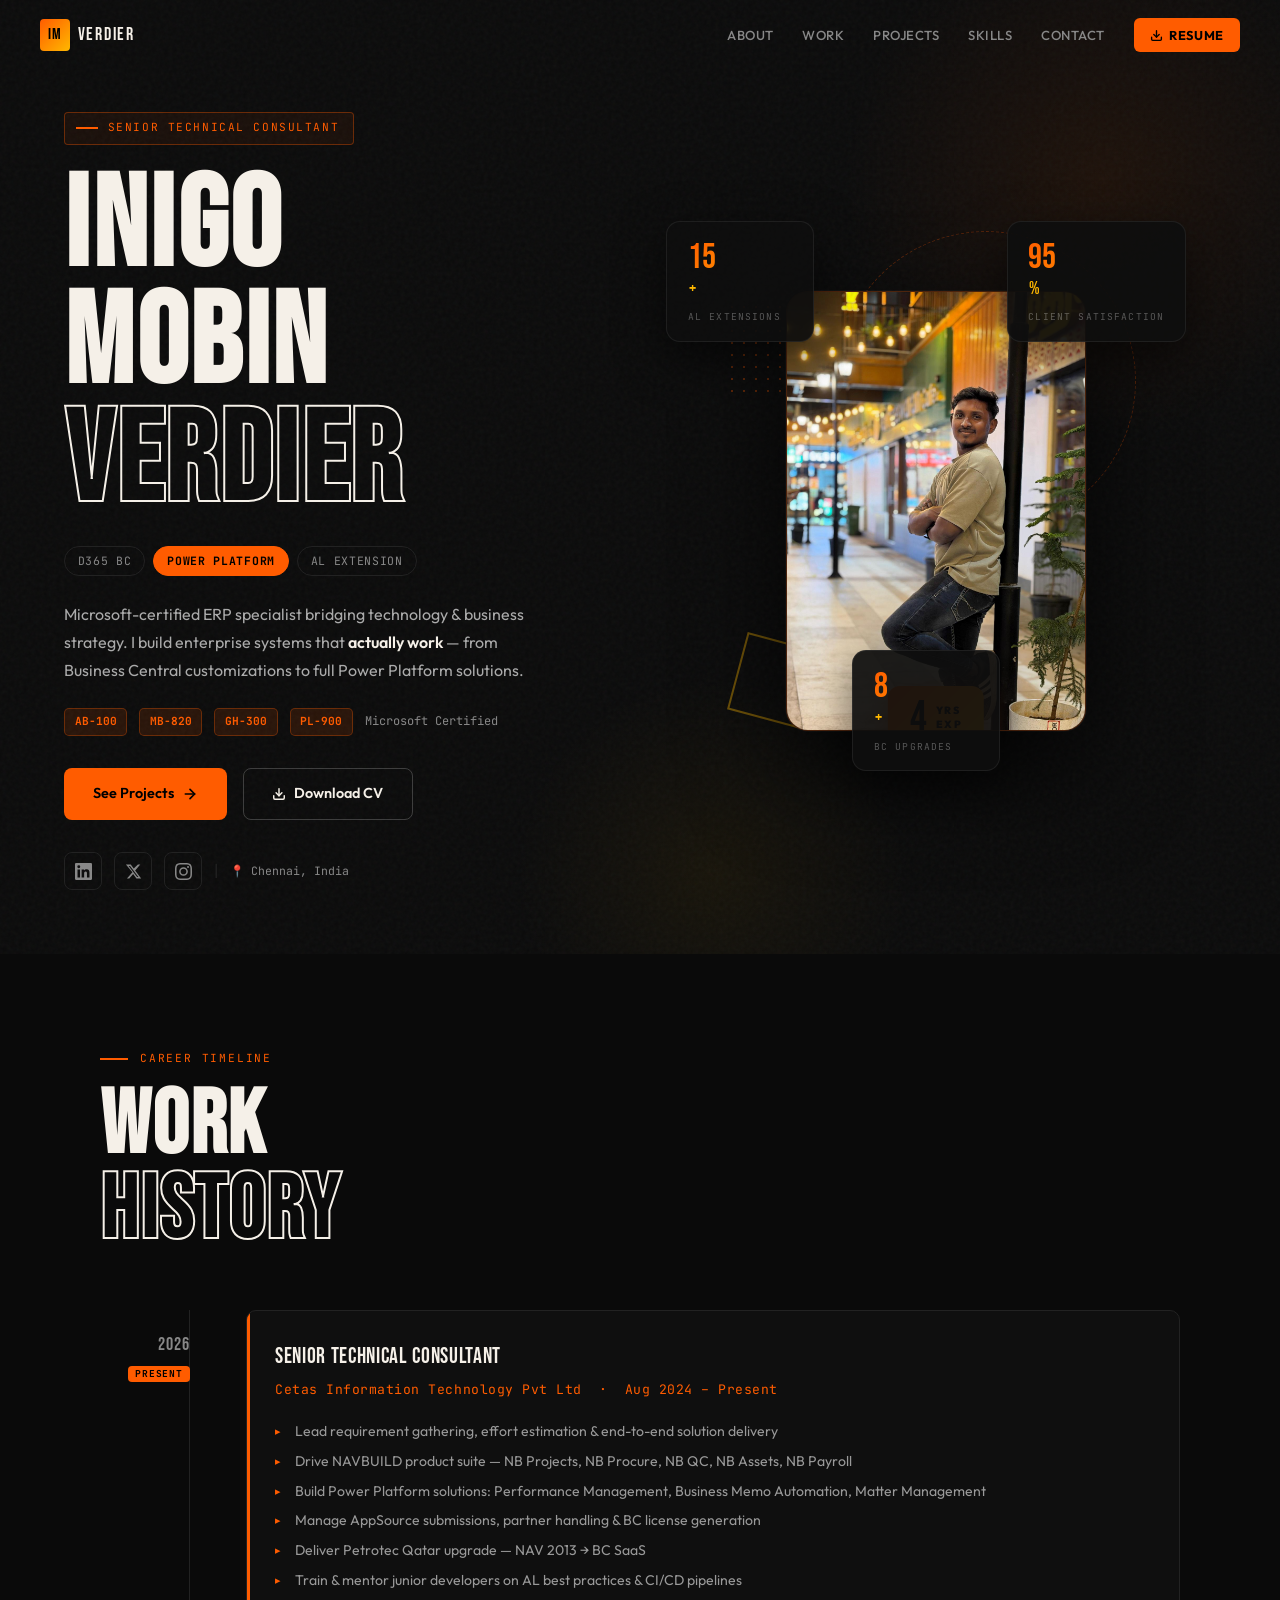
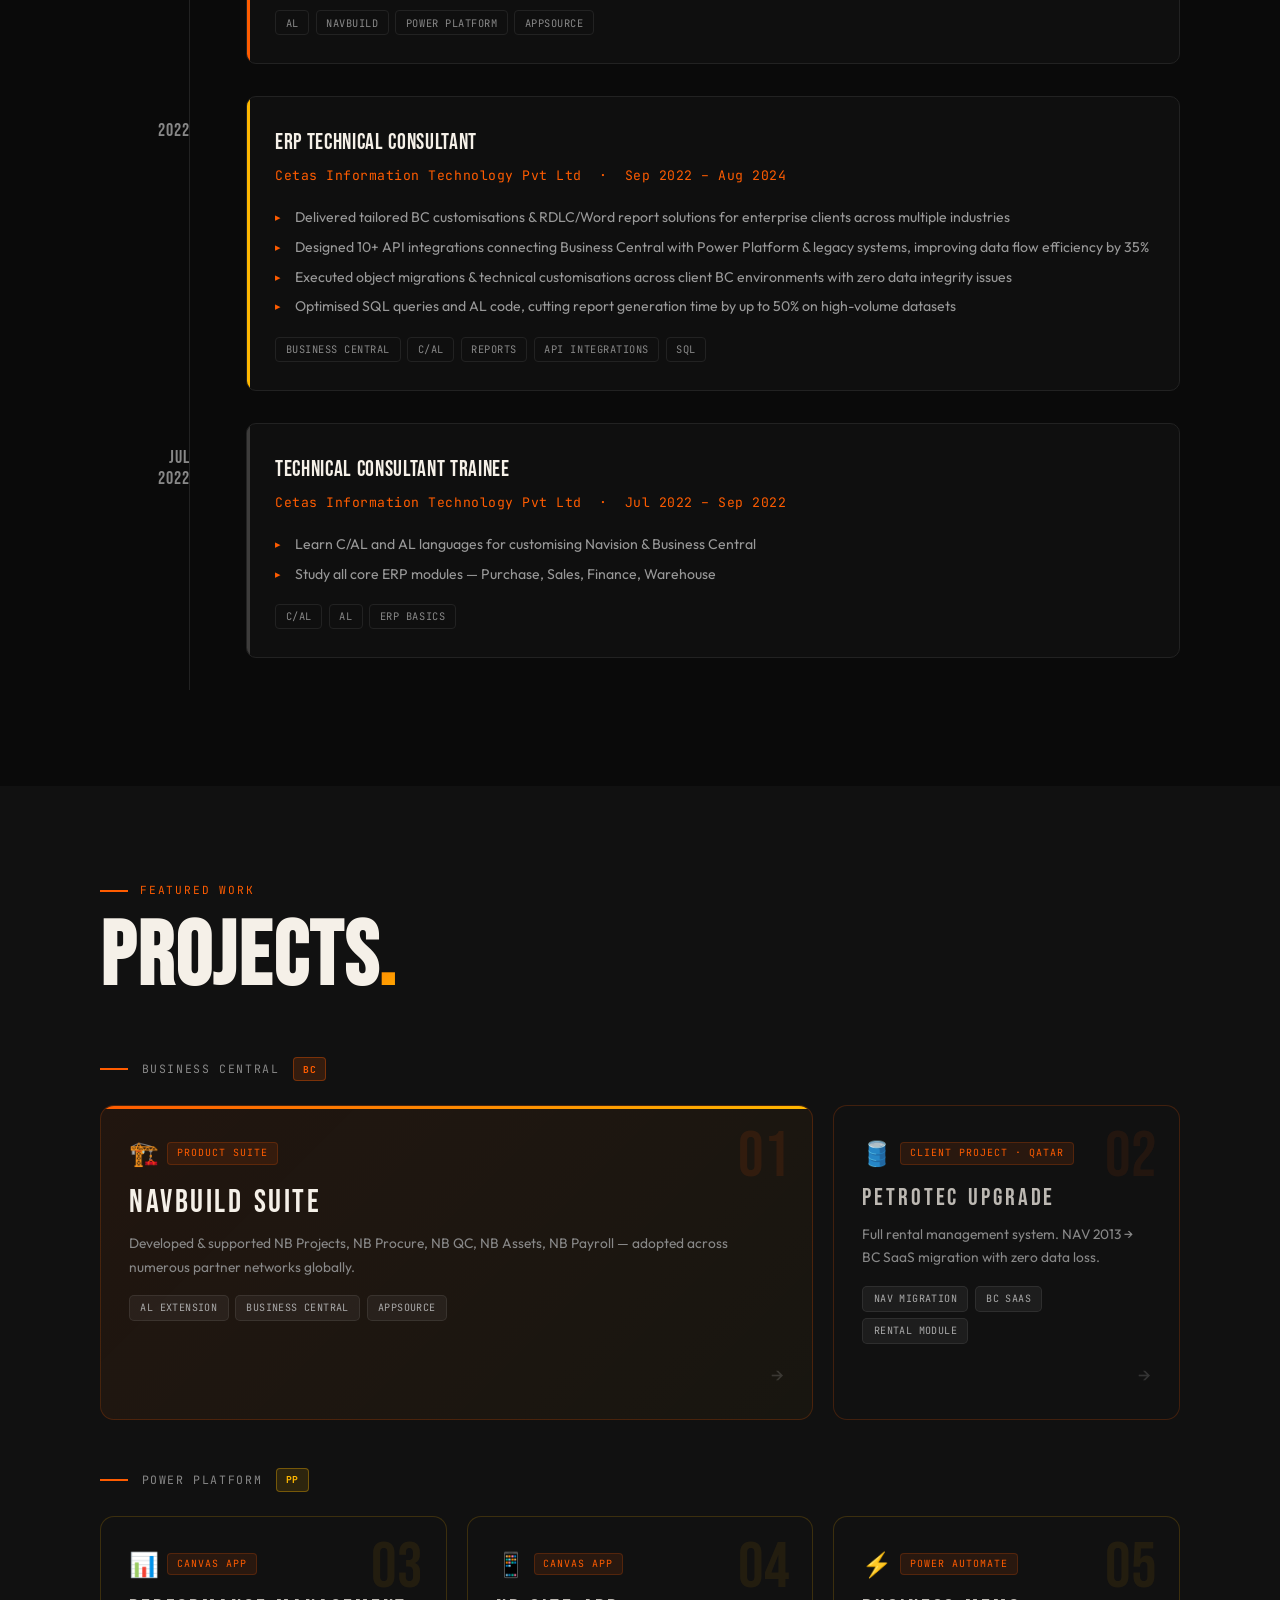
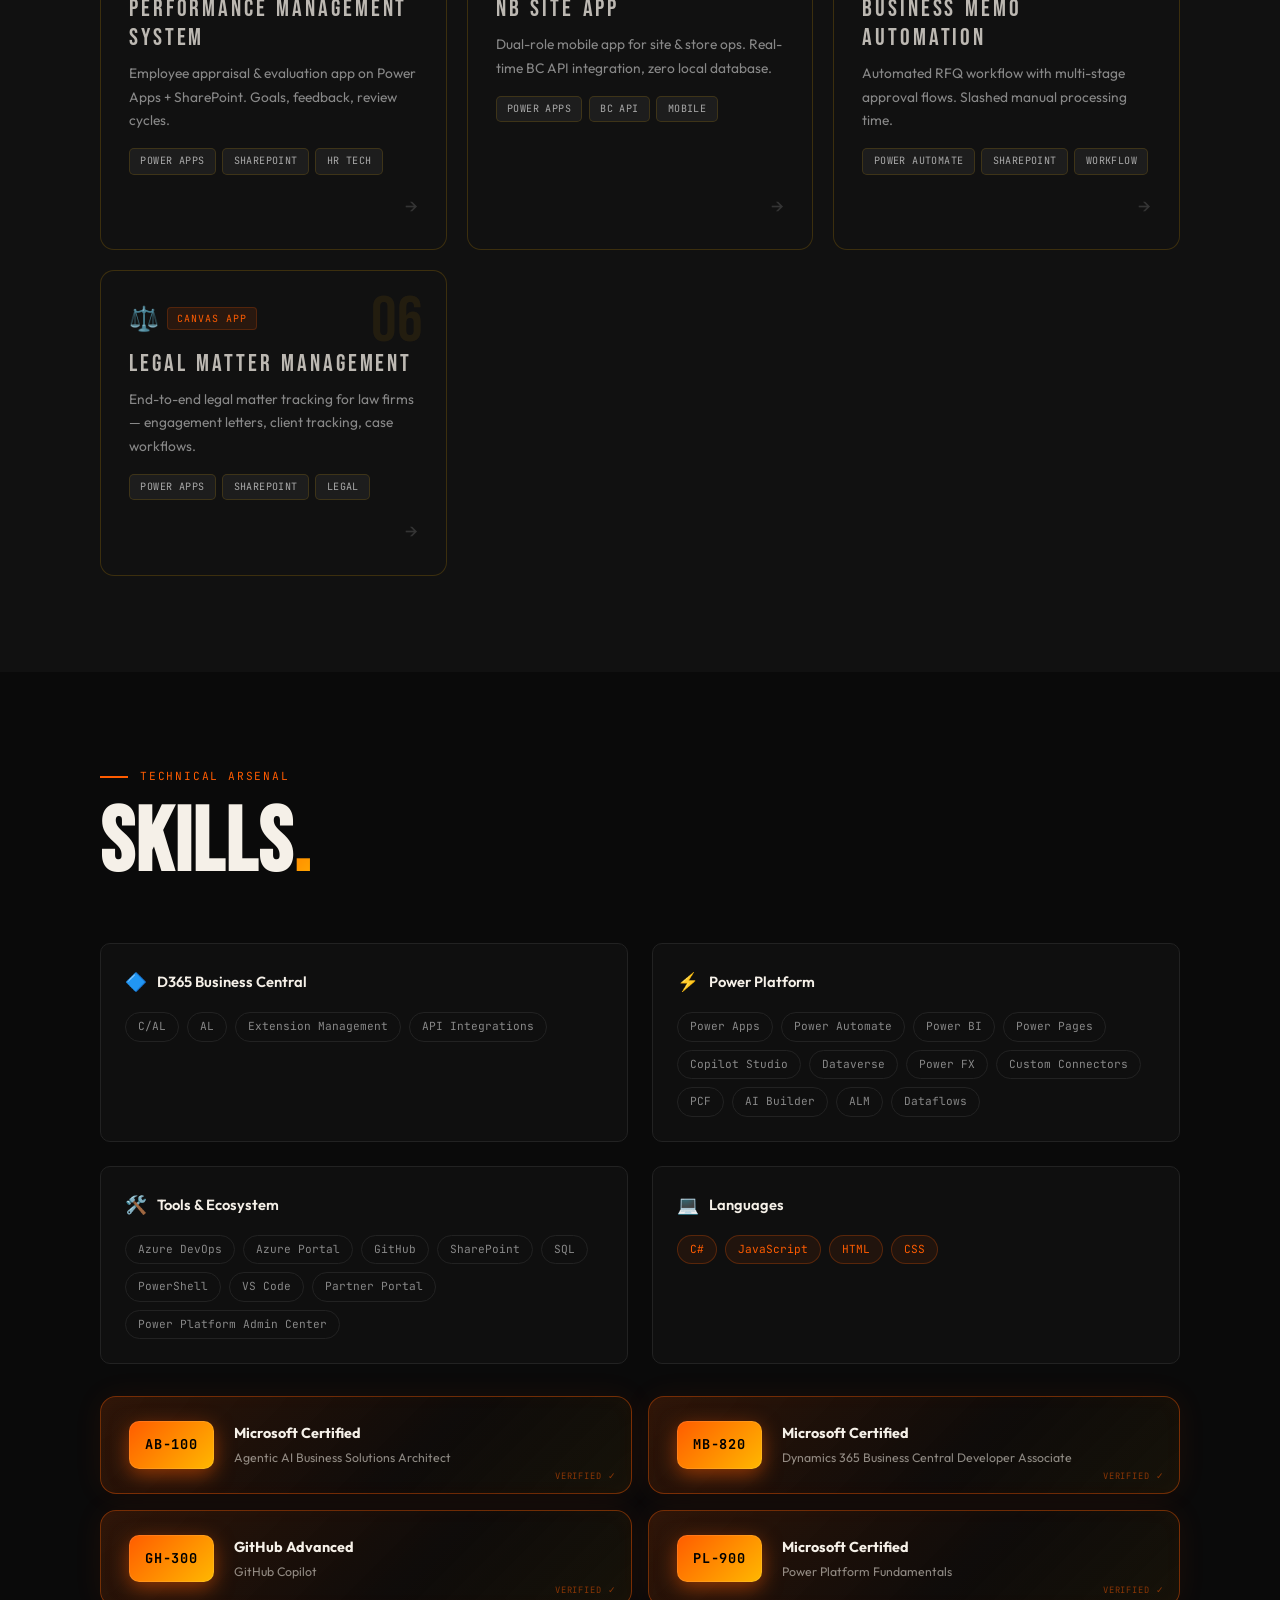
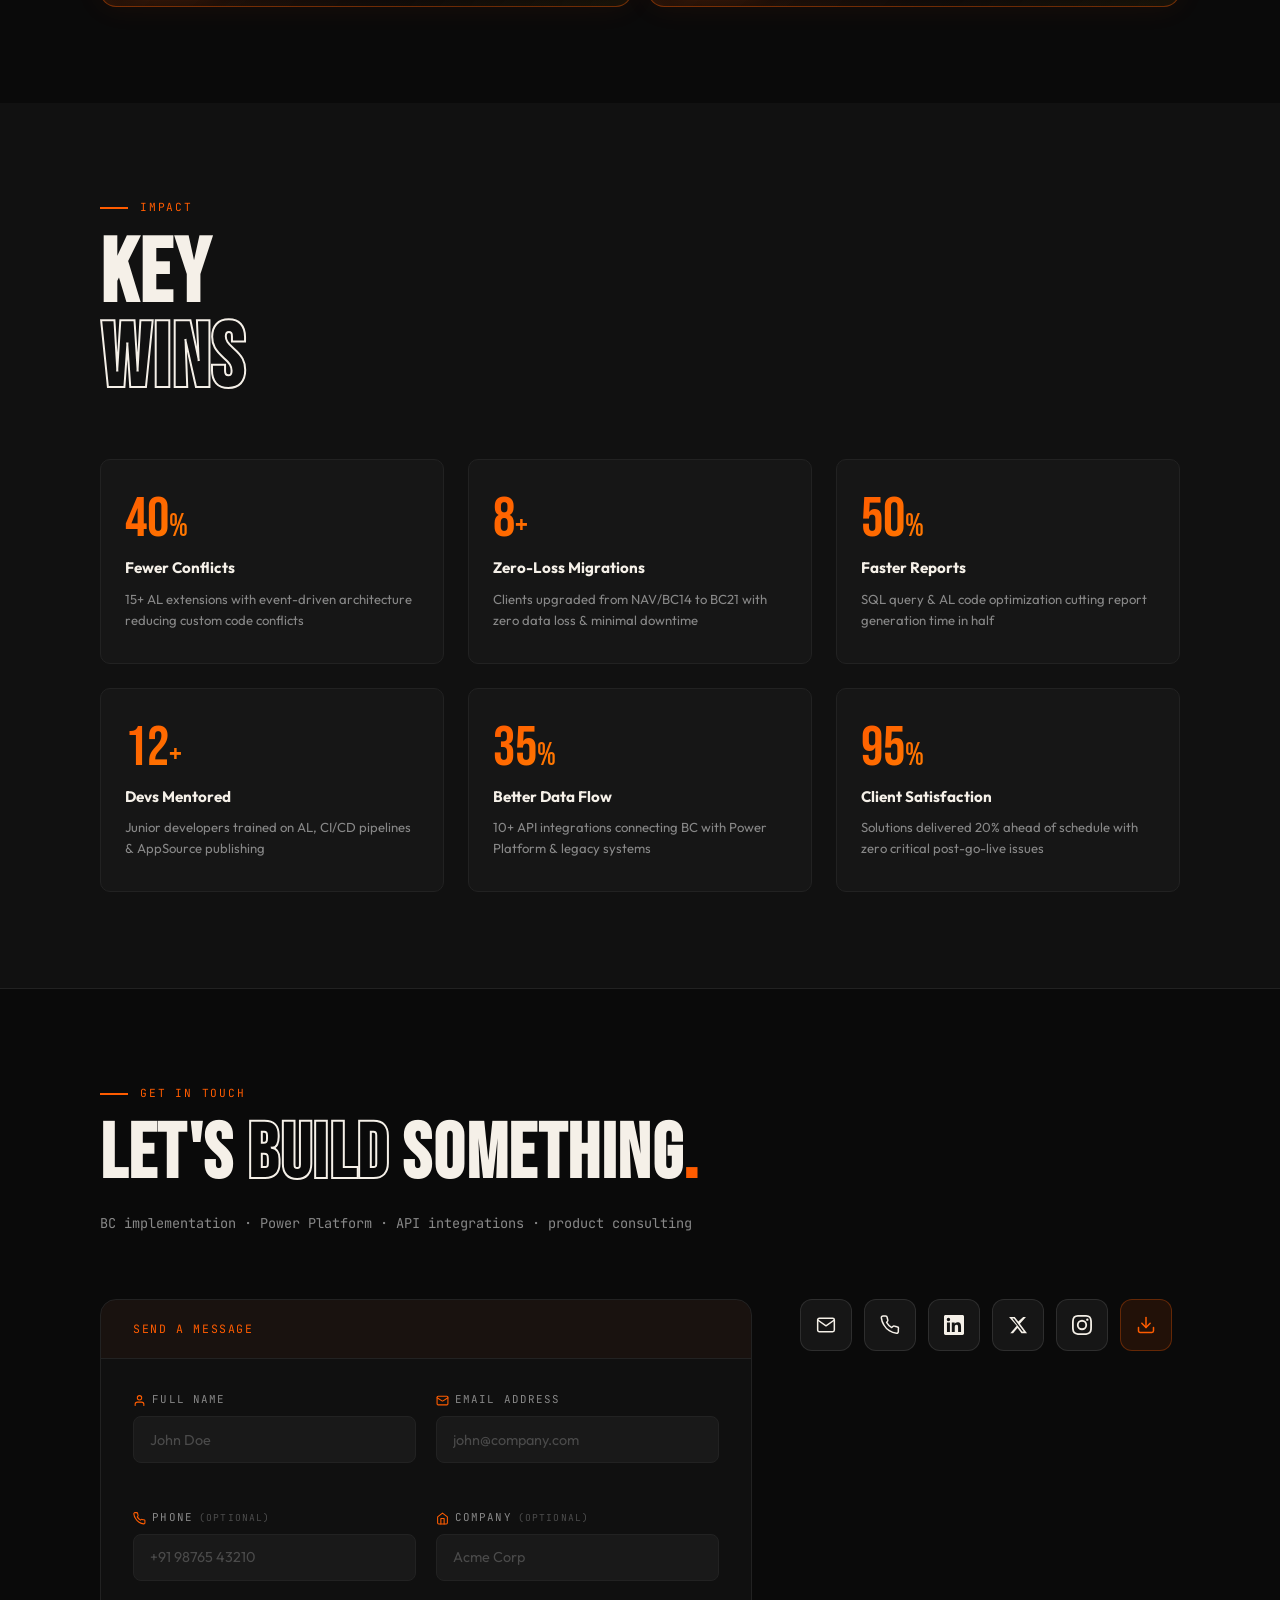
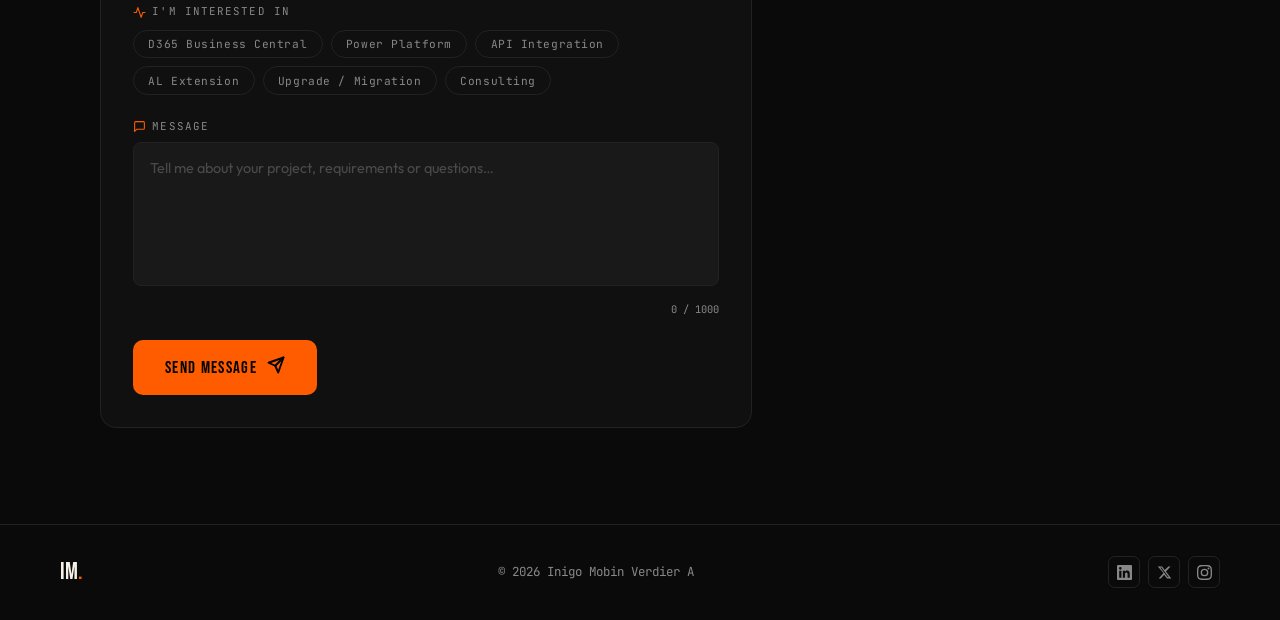
<file: Portfolio/index.html>
<!DOCTYPE html>
<html lang="en">
<head>
  <meta charset="UTF-8"/>
  <meta name="viewport" content="width=device-width, initial-scale=1.0"/>
  <title>Inigo Mobin — Senior Technical Consultant</title>
  <link rel="preconnect" href="https://fonts.googleapis.com"/>
  <link rel="preconnect" href="https://fonts.gstatic.com" crossorigin/>
  <link href="https://fonts.googleapis.com/css2?family=Bebas+Neue&family=Outfit:wght@300;400;500;600;700&family=JetBrains+Mono:wght@400;700&display=swap" rel="stylesheet"/>
  <link rel="stylesheet" href="style.css"/>
</head>
<body>

  <!-- CURSOR -->
  <div class="cursor" id="cursor"></div>
  <div class="cursor-follower" id="cursorFollower"></div>

  <!-- NAV -->
  <nav class="nav" id="nav">
    <a href="#hero" class="nav-logo">
      <span class="logo-box">IM</span>
      <span class="logo-text">Verdier</span>
    </a>
    <ul class="nav-links" id="navLinks">
      <li><a href="#about" class="nav-link" data-text="About">About</a></li>
      <li><a href="#experience" class="nav-link" data-text="Work">Work</a></li>
      <li><a href="#projects" class="nav-link" data-text="Projects">Projects</a></li>
      <li><a href="#skills" class="nav-link" data-text="Skills">Skills</a></li>
      <li><a href="#contact" class="nav-link" data-text="Contact">Contact</a></li>
      <li>
        <a href="Resume/Inigo Mobin Verdier A - BC Technical.pdf" download="Inigo_Mobin_Verdier_A_-_BC_Technical.pdf" class="nav-resume-btn">
          <svg width="13" height="13" viewBox="0 0 24 24" fill="none" stroke="currentColor" stroke-width="2.5" stroke-linecap="round" stroke-linejoin="round"><path d="M21 15v4a2 2 0 0 1-2 2H5a2 2 0 0 1-2-2v-4"/><polyline points="7 10 12 15 17 10"/><line x1="12" y1="15" x2="12" y2="3"/></svg>
          Resume
        </a>
      </li>
    </ul>
    <button class="burger" id="burger" aria-label="Menu">
      <span></span><span></span>
    </button>
  </nav>

  <!-- HERO -->
  <section class="hero" id="hero">
    <div class="hero-noise"></div>

    <!-- Left: Text -->
    <div class="hero-left" id="about">
      <div class="hero-eyebrow">
        <span class="eyebrow-line"></span>
        <span class="eyebrow-text">Senior Technical Consultant</span>
      </div>

      <h1 class="hero-title">
        <span class="ht-line ht-1">INIGO</span>
        <span class="ht-line ht-2">MOBIN</span>
        <span class="ht-line ht-3">VERDIER</span>
      </h1>

      <div class="hero-tags-row">
        <span class="htag">D365 BC</span>
        <span class="htag htag-fill">Power Platform</span>
        <span class="htag">AL Extension</span>
      </div>

      <p class="hero-bio">
        Microsoft-certified ERP specialist bridging technology &amp; business strategy. I build enterprise systems that <em>actually work</em> — from Business Central customizations to full Power Platform solutions.
      </p>

      <div class="hero-certs">
        <div class="cert-badge-small"><span>AB‑100</span></div>
        <div class="cert-badge-small"><span>MB‑820</span></div>
        <div class="cert-badge-small"><span>GH‑300</span></div>
        <div class="cert-badge-small"><span>PL‑900</span></div>
        <span class="cert-label">Microsoft Certified</span>
      </div>

      <div class="hero-btns">
        <a href="#projects" class="hbtn hbtn-primary">
          <span>See Projects</span>
          <svg width="16" height="16" viewBox="0 0 24 24" fill="none" stroke="currentColor" stroke-width="2.5" stroke-linecap="round" stroke-linejoin="round"><line x1="5" y1="12" x2="19" y2="12"/><polyline points="12 5 19 12 12 19"/></svg>
        </a>
        <a href="Inigo_Mobin_Verdier_A_-_BC_Technical.pdf" download="Inigo_Mobin_Verdier_A_-_BC_Technical.pdf" class="hbtn hbtn-outline">
          <svg width="14" height="14" viewBox="0 0 24 24" fill="none" stroke="currentColor" stroke-width="2.5" stroke-linecap="round" stroke-linejoin="round"><path d="M21 15v4a2 2 0 0 1-2 2H5a2 2 0 0 1-2-2v-4"/><polyline points="7 10 12 15 17 10"/><line x1="12" y1="15" x2="12" y2="3"/></svg>
          <span>Download CV</span>
        </a>
      </div>

      <div class="hero-socials">
        <a href="https://linkedin.com/in/inigo-mobin-verdier-a-717407217" target="_blank" class="hsoc" aria-label="LinkedIn">
          <svg width="17" height="17" viewBox="0 0 24 24" fill="currentColor"><path d="M20.447 20.452h-3.554v-5.569c0-1.328-.027-3.037-1.852-3.037-1.853 0-2.136 1.445-2.136 2.939v5.667H9.351V9h3.414v1.561h.046c.477-.9 1.637-1.85 3.37-1.85 3.601 0 4.267 2.37 4.267 5.455v6.286zM5.337 7.433a2.062 2.062 0 0 1-2.063-2.065 2.064 2.064 0 1 1 2.063 2.065zm1.782 13.019H3.555V9h3.564v11.452zM22.225 0H1.771C.792 0 0 .774 0 1.729v20.542C0 23.227.792 24 1.771 24h20.451C23.2 24 24 23.227 24 22.271V1.729C24 .774 23.2 0 22.222 0h.003z"/></svg>
        </a>
        <a href="https://x.com/InigoMobin" target="_blank" class="hsoc" aria-label="Twitter/X">
          <svg width="17" height="17" viewBox="0 0 24 24" fill="currentColor"><path d="M18.244 2.25h3.308l-7.227 8.26 8.502 11.24H16.17l-4.714-6.231-5.401 6.231H2.747l7.73-8.835L1.254 2.25H8.08l4.259 5.627 5.905-5.627Zm-1.161 17.52h1.833L7.084 4.126H5.117z"/></svg>
        </a>
        <a href="https://www.instagram.com/_.m_o_b_i_n._07" target="_blank" class="hsoc" aria-label="Instagram">
          <svg width="17" height="17" viewBox="0 0 24 24" fill="currentColor"><path d="M12 2.163c3.204 0 3.584.012 4.85.07 3.252.148 4.771 1.691 4.919 4.919.058 1.265.069 1.645.069 4.849 0 3.205-.012 3.584-.069 4.849-.149 3.225-1.664 4.771-4.919 4.919-1.266.058-1.644.07-4.85.07-3.204 0-3.584-.012-4.849-.07-3.26-.149-4.771-1.699-4.919-4.92-.058-1.265-.07-1.644-.07-4.849 0-3.204.013-3.583.07-4.849.149-3.227 1.664-4.771 4.919-4.919 1.266-.057 1.645-.069 4.849-.069zM12 0C8.741 0 8.333.014 7.053.072 2.695.272.273 2.69.073 7.052.014 8.333 0 8.741 0 12c0 3.259.014 3.668.072 4.948.2 4.358 2.618 6.78 6.98 6.98C8.333 23.986 8.741 24 12 24c3.259 0 3.668-.014 4.948-.072 4.354-.2 6.782-2.618 6.979-6.98.059-1.28.073-1.689.073-4.948 0-3.259-.014-3.667-.072-4.947-.196-4.354-2.617-6.78-6.979-6.98C15.668.014 15.259 0 12 0zm0 5.838a6.162 6.162 0 1 0 0 12.324 6.162 6.162 0 0 0 0-12.324zM12 16a4 4 0 1 1 0-8 4 4 0 0 1 0 8zm6.406-11.845a1.44 1.44 0 1 0 0 2.881 1.44 1.44 0 0 0 0-2.881z"/></svg>
        </a>
        <span class="hsoc-divider">|</span>
        <span class="hsoc-location">📍 Chennai, India</span>
      </div>
    </div>

    <!-- Right: Profile photo + floating stat cards -->
    <div class="hero-right">

      <!-- Photo centered in the canvas -->
      <div class="photo-wrap">
        <div class="photo-deco deco-ring"></div>
        <div class="photo-deco deco-square"></div>
        <div class="photo-deco deco-dot-grid"></div>
        <div class="photo-frame">
          <div class="photo-inner">
            <img src="Image/Profile.jfif" alt="Inigo Mobin Verdier A" class="profile-img" id="profileImg" onerror="this.style.display='none'; document.getElementById('profileFallback').style.display='flex'"/>
            <div class="profile-fallback" id="profileFallback">
              <svg width="80" height="80" viewBox="0 0 24 24" fill="none" stroke="currentColor" stroke-width="1" stroke-linecap="round" stroke-linejoin="round" opacity="0.4"><path d="M20 21v-2a4 4 0 0 0-4-4H8a4 4 0 0 0-4 4v2"/><circle cx="12" cy="7" r="4"/></svg>
              <span>Add photo.jpg</span>
            </div>
          </div>
          <div class="photo-tag">
            <span class="photo-tag-num" data-count="4">0</span>
            <span class="photo-tag-txt">YRS<br>EXP</span>
          </div>
        </div>
      </div>

      <!-- FC1: top-left -->
      <div class="float-card fc1">
        <div class="fc-num" data-count="15">0</div>
        <div class="fc-plus">+</div>
        <div class="fc-lbl">AL Extensions</div>
      </div>

      <!-- FC2: top-right -->
      <div class="float-card fc2">
        <div class="fc-num" data-count="95">0</div>
        <div class="fc-plus">%</div>
        <div class="fc-lbl">Client Satisfaction</div>
      </div>

      <!-- FC3: bottom-center -->
      <div class="float-card fc3">
        <div class="fc-num" data-count="8">0</div>
        <div class="fc-plus">+</div>
        <div class="fc-lbl">BC Upgrades</div>
      </div>

    </div>
  </section>

  <!-- EXPERIENCE -->
  <section class="sec" id="experience">
    <div class="sec-inner">
      <div class="sec-label reveal">
        <span class="slabel-line"></span>
        <span>Career Timeline</span>
      </div>
      <h2 class="sec-title reveal">WORK<br/><span class="sec-title-outline">HISTORY</span></h2>

      <div class="exp-list">
        <div class="exp-item reveal">
          <div class="exp-year">2026<span class="exp-now">PRESENT</span></div>
          <div class="exp-card">
            <div class="exp-card-accent"></div>
            <div class="exp-role">Senior Technical Consultant</div>
            <div class="exp-co">Cetas Information Technology Pvt Ltd &nbsp;·&nbsp; Aug 2024 – Present</div>
            <ul class="exp-points">
              <li>Lead requirement gathering, effort estimation &amp; end-to-end solution delivery</li>
              <li>Drive NAVBUILD product suite — NB Projects, NB Procure, NB QC, NB Assets, NB Payroll</li>
              <li>Build Power Platform solutions: Performance Management, Business Memo Automation, Matter Management</li>
              <li>Manage AppSource submissions, partner handling &amp; BC license generation</li>
              <li>Deliver Petrotec Qatar upgrade — NAV 2013 → BC SaaS</li>
              <li>Train &amp; mentor junior developers on AL best practices &amp; CI/CD pipelines</li>
            </ul>
            <div class="exp-tags">
              <span>AL</span><span>NAVBUILD</span><span>Power Platform</span><span>AppSource</span>
            </div>
          </div>
        </div>

        <div class="exp-item reveal">
          <div class="exp-year">2022</div>
          <div class="exp-card">
            <div class="exp-card-accent" style="background:var(--c2)"></div>
            <div class="exp-role">ERP Technical Consultant</div>
            <div class="exp-co">Cetas Information Technology Pvt Ltd &nbsp;·&nbsp; Sep 2022 – Aug 2024</div>
            <ul class="exp-points">
              <li>Delivered tailored BC customisations &amp; RDLC/Word report solutions for enterprise clients across multiple industries</li>
              <li>Designed 10+ API integrations connecting Business Central with Power Platform &amp; legacy systems, improving data flow efficiency by 35%</li>
              <li>Executed object migrations &amp; technical customisations across client BC environments with zero data integrity issues</li>
              <li>Optimised SQL queries and AL code, cutting report generation time by up to 50% on high-volume datasets</li>
            </ul>
            <div class="exp-tags">
              <span>Business Central</span><span>C/AL</span><span>Reports</span><span>API Integrations</span><span>SQL</span>
            </div>
          </div>
        </div>

        <div class="exp-item reveal">
          <div class="exp-year">JUL<br/>2022</div>
          <div class="exp-card">
            <div class="exp-card-accent" style="background:var(--white);opacity:0.2"></div>
            <div class="exp-role">Technical Consultant Trainee</div>
            <div class="exp-co">Cetas Information Technology Pvt Ltd &nbsp;·&nbsp; Jul 2022 – Sep 2022</div>
            <ul class="exp-points">
              <li>Learn C/AL and AL languages for customising Navision &amp; Business Central</li>
              <li>Study all core ERP modules — Purchase, Sales, Finance, Warehouse</li>
            </ul>
            <div class="exp-tags">
              <span>C/AL</span><span>AL</span><span>ERP Basics</span>
            </div>
          </div>
        </div>
      </div>
    </div>
  </section>

  <!-- PROJECTS -->
  <section class="sec sec-alt" id="projects">
    <div class="sec-inner">
      <div class="sec-label reveal">
        <span class="slabel-line"></span>
        <span>Featured Work</span>
      </div>
      <h2 class="sec-title reveal">PROJECTS<span class="sec-title-dot">.</span></h2>

      <div class="proj-group-label reveal">
        <span class="pgl-line"></span>
        <span class="pgl-text">Business Central</span>
        <span class="pgl-badge pgl-bc">BC</span>
      </div>

      <div class="proj-grid">

        <div class="proj-card proj-featured proj-bc reveal">
          <div class="proj-number">01</div>
          <div class="proj-body">
            <div class="proj-icon-row">🏗️ <span class="proj-cat proj-cat-bc">Product Suite</span></div>
            <h3 class="proj-name">NAVBUILD Suite</h3>
            <p class="proj-desc">Developed & supported NB Projects, NB Procure, NB QC, NB Assets, NB Payroll — adopted across numerous partner networks globally.</p>
            <div class="proj-stack"><span>AL Extension</span><span>Business Central</span><span>AppSource</span></div>
          </div>
          <div class="proj-arrow">→</div>
        </div>

        <div class="proj-card proj-bc reveal">
          <div class="proj-number">02</div>
          <div class="proj-body">
            <div class="proj-icon-row">🛢️ <span class="proj-cat proj-cat-bc">Client Project · Qatar</span></div>
            <h3 class="proj-name">Petrotec Upgrade</h3>
            <p class="proj-desc">Full rental management system. NAV 2013 → BC SaaS migration with zero data loss.</p>
            <div class="proj-stack"><span>NAV Migration</span><span>BC SaaS</span><span>Rental Module</span></div>
          </div>
          <div class="proj-arrow">→</div>
        </div>

      </div>

      <div class="proj-group-label reveal" style="margin-top:3rem">
        <span class="pgl-line"></span>
        <span class="pgl-text">Power Platform</span>
        <span class="pgl-badge pgl-pp">PP</span>
      </div>

      <div class="proj-grid">

        <div class="proj-card proj-pp reveal">
          <div class="proj-number">03</div>
          <div class="proj-body">
            <div class="proj-icon-row">📊 <span class="proj-cat proj-cat-pp">Canvas App</span></div>
            <h3 class="proj-name">Performance Management System</h3>
            <p class="proj-desc">Employee appraisal & evaluation app on Power Apps + SharePoint. Goals, feedback, review cycles.</p>
            <div class="proj-stack"><span>Power Apps</span><span>SharePoint</span><span>HR Tech</span></div>
          </div>
          <div class="proj-arrow">→</div>
        </div>

        <div class="proj-card proj-pp reveal">
          <div class="proj-number">04</div>
          <div class="proj-body">
            <div class="proj-icon-row">📱 <span class="proj-cat proj-cat-pp">Canvas App</span></div>
            <h3 class="proj-name">NB Site App</h3>
            <p class="proj-desc">Dual-role mobile app for site & store ops. Real-time BC API integration, zero local database.</p>
            <div class="proj-stack"><span>Power Apps</span><span>BC API</span><span>Mobile</span></div>
          </div>
          <div class="proj-arrow">→</div>
        </div>

        <div class="proj-card proj-pp reveal">
          <div class="proj-number">05</div>
          <div class="proj-body">
            <div class="proj-icon-row">⚡ <span class="proj-cat proj-cat-pp">Power Automate</span></div>
            <h3 class="proj-name">Business Memo Automation</h3>
            <p class="proj-desc">Automated RFQ workflow with multi-stage approval flows. Slashed manual processing time.</p>
            <div class="proj-stack"><span>Power Automate</span><span>SharePoint</span><span>Workflow</span></div>
          </div>
          <div class="proj-arrow">→</div>
        </div>

        <div class="proj-card proj-pp reveal">
          <div class="proj-number">06</div>
          <div class="proj-body">
            <div class="proj-icon-row">⚖️ <span class="proj-cat proj-cat-pp">Canvas App</span></div>
            <h3 class="proj-name">Legal Matter Management</h3>
            <p class="proj-desc">End-to-end legal matter tracking for law firms — engagement letters, client tracking, case workflows.</p>
            <div class="proj-stack"><span>Power Apps</span><span>SharePoint</span><span>Legal</span></div>
          </div>
          <div class="proj-arrow">→</div>
        </div>

      </div>
    </div>
  </section>

  <!-- SKILLS -->
  <section class="sec" id="skills">
    <div class="sec-inner">
      <div class="sec-label reveal">
        <span class="slabel-line"></span>
        <span>Technical Arsenal</span>
      </div>
      <h2 class="sec-title reveal">SKILLS<span class="sec-title-dot">.</span></h2>

      <div class="skills-wrap">
        <div class="skill-col reveal">
          <div class="skill-col-head">
            <span class="skill-col-icon">🔷</span>
            <span>D365 Business Central</span>
          </div>
          <div class="skill-tags">
            <span>C/AL</span><span>AL</span><span>Extension Management</span><span>API Integrations</span>
          </div>
        </div>

        <div class="skill-col reveal">
          <div class="skill-col-head">
            <span class="skill-col-icon">⚡</span>
            <span>Power Platform</span>
          </div>
          <div class="skill-tags">
            <span>Power Apps</span><span>Power Automate</span><span>Power BI</span><span>Power Pages</span>
            <span>Copilot Studio</span><span>Dataverse</span><span>Power FX</span><span>Custom Connectors</span>
            <span>PCF</span><span>AI Builder</span><span>ALM</span><span>Dataflows</span>
          </div>
        </div>

        <div class="skill-col reveal">
          <div class="skill-col-head">
            <span class="skill-col-icon">🛠️</span>
            <span>Tools & Ecosystem</span>
          </div>
          <div class="skill-tags">
            <span>Azure DevOps</span><span>Azure Portal</span><span>GitHub</span><span>SharePoint</span>
            <span>SQL</span><span>PowerShell</span><span>VS Code</span><span>Partner Portal</span><span>Power Platform Admin Center</span>
          </div>
        </div>

        <div class="skill-col reveal">
          <div class="skill-col-head">
            <span class="skill-col-icon">💻</span>
            <span>Languages</span>
          </div>
          <div class="skill-tags lang-tags">
            <span>C#</span><span>JavaScript</span><span>HTML</span><span>CSS</span>
          </div>
        </div>
      </div>

      <!-- Certs -->
      <div class="certs-strip reveal">
        <div class="cert-item">
          <div class="cert-hex">AB‑100</div>
          <div>
            <div class="cert-name">Microsoft Certified</div>
            <div class="cert-sub">Agentic AI Business Solutions Architect</div>
          </div>
        </div>
        <div class="cert-divider"></div>
        <div class="cert-item">
          <div class="cert-hex">MB‑820</div>
          <div>
            <div class="cert-name">Microsoft Certified</div>
            <div class="cert-sub">Dynamics 365 Business Central Developer Associate</div>
          </div>
        </div>
        <div class="cert-divider"></div>
        <div class="cert-item">
          <div class="cert-hex">GH‑300</div>
          <div>
            <div class="cert-name">GitHub Advanced</div>
            <div class="cert-sub">GitHub Copilot</div>
          </div>
        </div>
        <div class="cert-divider"></div>
        <div class="cert-item">
          <div class="cert-hex">PL‑900</div>
          <div>
            <div class="cert-name">Microsoft Certified</div>
            <div class="cert-sub">Power Platform Fundamentals</div>
          </div>
        </div>
      </div>
    </div>
  </section>

  <!-- ACHIEVEMENTS -->
  <section class="sec sec-alt">
    <div class="sec-inner">
      <div class="sec-label reveal"><span class="slabel-line"></span><span>Impact</span></div>
      <h2 class="sec-title reveal">KEY<br/><span class="sec-title-outline">WINS</span></h2>

      <div class="wins-grid">
        <div class="win-card reveal">
          <div class="win-metric">40<span>%</span></div>
          <h4>Fewer Conflicts</h4>
          <p>15+ AL extensions with event-driven architecture reducing custom code conflicts</p>
        </div>
        <div class="win-card reveal">
          <div class="win-metric">8<span>+</span></div>
          <h4>Zero-Loss Migrations</h4>
          <p>Clients upgraded from NAV/BC14 to BC21 with zero data loss &amp; minimal downtime</p>
        </div>
        <div class="win-card reveal">
          <div class="win-metric">50<span>%</span></div>
          <h4>Faster Reports</h4>
          <p>SQL query &amp; AL code optimization cutting report generation time in half</p>
        </div>
        <div class="win-card reveal">
          <div class="win-metric">12<span>+</span></div>
          <h4>Devs Mentored</h4>
          <p>Junior developers trained on AL, CI/CD pipelines &amp; AppSource publishing</p>
        </div>
        <div class="win-card reveal">
          <div class="win-metric">35<span>%</span></div>
          <h4>Better Data Flow</h4>
          <p>10+ API integrations connecting BC with Power Platform &amp; legacy systems</p>
        </div>
        <div class="win-card reveal">
          <div class="win-metric">95<span>%</span></div>
          <h4>Client Satisfaction</h4>
          <p>Solutions delivered 20% ahead of schedule with zero critical post-go-live issues</p>
        </div>
      </div>
    </div>
  </section>

  <!-- CONTACT -->
  <section class="sec contact-sec" id="contact">
    <div class="sec-inner">

      <!-- Header -->
      <div class="contact-header reveal">
        <div class="sec-label"><span class="slabel-line"></span><span>Get In Touch</span></div>
        <h2 class="contact-big">LET'S <span class="contact-big-outline">BUILD</span> SOMETHING<span class="contact-dot">.</span></h2>
        <p class="contact-tagline">BC implementation · Power Platform · API integrations · product consulting</p>
      </div>

      <div class="contact-body">

        <!-- LEFT: Contact Form -->
        <div class="contact-form-wrap reveal">
          <div class="form-header">
            <span class="form-label">Send a Message</span>
          </div>

          <form class="cform" id="contactForm" novalidate>

            <!-- Row 1: Name + Email -->
            <div class="cform-row">
              <div class="cfield">
                <label class="cfield-label" for="cf-name">
                  <svg width="13" height="13" viewBox="0 0 24 24" fill="none" stroke="currentColor" stroke-width="2" stroke-linecap="round" stroke-linejoin="round"><path d="M20 21v-2a4 4 0 0 0-4-4H8a4 4 0 0 0-4 4v2"/><circle cx="12" cy="7" r="4"/></svg>
                  Full Name
                </label>
                <div class="cfield-input-wrap">
                  <input type="text" id="cf-name" name="name" class="cfield-input" placeholder="John Doe" autocomplete="name" required/>
                  <span class="cfield-focus-bar"></span>
                </div>
                <span class="cfield-err" id="err-name">Please enter your name</span>
              </div>
              <div class="cfield">
                <label class="cfield-label" for="cf-email">
                  <svg width="13" height="13" viewBox="0 0 24 24" fill="none" stroke="currentColor" stroke-width="2" stroke-linecap="round" stroke-linejoin="round"><rect x="2" y="4" width="20" height="16" rx="2"/><path d="m22 7-8.97 5.7a1.94 1.94 0 0 1-2.06 0L2 7"/></svg>
                  Email Address
                </label>
                <div class="cfield-input-wrap">
                  <input type="email" id="cf-email" name="email" class="cfield-input" placeholder="john@company.com" autocomplete="email" required/>
                  <span class="cfield-focus-bar"></span>
                </div>
                <span class="cfield-err" id="err-email">Please enter a valid email</span>
              </div>
            </div>

            <!-- Row 2: Phone + Company -->
            <div class="cform-row">
              <div class="cfield">
                <label class="cfield-label" for="cf-phone">
                  <svg width="13" height="13" viewBox="0 0 24 24" fill="none" stroke="currentColor" stroke-width="2" stroke-linecap="round" stroke-linejoin="round"><path d="M22 16.92v3a2 2 0 0 1-2.18 2 19.79 19.79 0 0 1-8.63-3.07A19.5 19.5 0 0 1 4.69 12 19.79 19.79 0 0 1 1.61 3.38 2 2 0 0 1 3.6 1.18h3a2 2 0 0 1 2 1.72 12.84 12.84 0 0 0 .7 2.81 2 2 0 0 1-.45 2.11L7.91 9a16 16 0 0 0 6 6l.92-.92a2 2 0 0 1 2.11-.45 12.84 12.84 0 0 0 2.81.7A2 2 0 0 1 22 16.92z"/></svg>
                  Phone <span class="optional">(optional)</span>
                </label>
                <div class="cfield-input-wrap">
                  <input type="tel" id="cf-phone" name="phone" class="cfield-input" placeholder="+91 98765 43210" autocomplete="tel"/>
                  <span class="cfield-focus-bar"></span>
                </div>
              </div>
              <div class="cfield">
                <label class="cfield-label" for="cf-company">
                  <svg width="13" height="13" viewBox="0 0 24 24" fill="none" stroke="currentColor" stroke-width="2" stroke-linecap="round" stroke-linejoin="round"><path d="M3 9l9-7 9 7v11a2 2 0 0 1-2 2H5a2 2 0 0 1-2-2z"/><polyline points="9 22 9 12 15 12 15 22"/></svg>
                  Company <span class="optional">(optional)</span>
                </label>
                <div class="cfield-input-wrap">
                  <input type="text" id="cf-company" name="company" class="cfield-input" placeholder="Acme Corp"/>
                  <span class="cfield-focus-bar"></span>
                </div>
              </div>
            </div>

            <!-- Service interest -->
            <div class="cfield cfield-full">
              <label class="cfield-label">
                <svg width="13" height="13" viewBox="0 0 24 24" fill="none" stroke="currentColor" stroke-width="2" stroke-linecap="round" stroke-linejoin="round"><polyline points="22 12 18 12 15 21 9 3 6 12 2 12"/></svg>
                I'm interested in
              </label>
              <div class="service-chips" id="serviceChips">
                <button type="button" class="schip" data-val="D365 Business Central">D365 Business Central</button>
                <button type="button" class="schip" data-val="Power Platform">Power Platform</button>
                <button type="button" class="schip" data-val="API Integration">API Integration</button>
                <button type="button" class="schip" data-val="AL Extension">AL Extension</button>
                <button type="button" class="schip" data-val="Upgrade / Migration">Upgrade / Migration</button>
                <button type="button" class="schip" data-val="Consulting">Consulting</button>
              </div>
            </div>

            <!-- Message -->
            <div class="cfield cfield-full">
              <label class="cfield-label" for="cf-msg">
                <svg width="13" height="13" viewBox="0 0 24 24" fill="none" stroke="currentColor" stroke-width="2" stroke-linecap="round" stroke-linejoin="round"><path d="M21 15a2 2 0 0 1-2 2H7l-4 4V5a2 2 0 0 1 2-2h14a2 2 0 0 1 2 2z"/></svg>
                Message
              </label>
              <div class="cfield-input-wrap">
                <textarea id="cf-msg" name="message" class="cfield-input cfield-textarea" placeholder="Tell me about your project, requirements or questions…" rows="5" required></textarea>
                <span class="cfield-focus-bar"></span>
              </div>
              <div class="cfield-footer">
                <span class="cfield-err" id="err-msg">Please enter a message</span>
                <span class="char-count" id="charCount">0 / 1000</span>
              </div>
            </div>

            <!-- Submit -->
            <button type="submit" class="cform-submit" id="submitBtn">
              <span class="submit-text">Send Message</span>
              <span class="submit-icon">
                <svg width="18" height="18" viewBox="0 0 24 24" fill="none" stroke="currentColor" stroke-width="2.5" stroke-linecap="round" stroke-linejoin="round"><line x1="22" y1="2" x2="11" y2="13"/><polygon points="22 2 15 22 11 13 2 9 22 2"/></svg>
              </span>
              <span class="submit-loader" id="submitLoader">
                <svg width="18" height="18" viewBox="0 0 24 24" fill="none" stroke="currentColor" stroke-width="2.5" stroke-linecap="round" stroke-linejoin="round" class="spin"><path d="M21 12a9 9 0 1 1-6.219-8.56"/></svg>
              </span>
            </button>

          </form>

          <!-- Success message -->
          <div class="form-success" id="formSuccess">
            <div class="success-icon">
              <svg width="36" height="36" viewBox="0 0 24 24" fill="none" stroke="currentColor" stroke-width="2" stroke-linecap="round" stroke-linejoin="round"><path d="M22 11.08V12a10 10 0 1 1-5.93-9.14"/><polyline points="22 4 12 14.01 9 11.01"/></svg>
            </div>
            <h3>Message Sent!</h3>
            <p>Thanks for reaching out. I'll get back to you within 24 hours.</p>
            <button class="reset-btn" id="resetBtn">Send Another →</button>
          </div>
        </div>

        <!-- RIGHT: Info + Socials -->
        <div class="contact-info reveal">

          <!-- <div class="cinfo-block">
            <p class="cinfo-intro">Open to new projects, consulting opportunities, and collaborations. Drop a message or reach out directly.</p>
          </div> -->

          <div class="cinfo-links">
            <a href="mailto:er.a.mobin@gmail.com" class="clink">
              <div class="clink-icon">
                <svg width="18" height="18" viewBox="0 0 24 24" fill="none" stroke="currentColor" stroke-width="2" stroke-linecap="round" stroke-linejoin="round"><rect x="2" y="4" width="20" height="16" rx="2"/><path d="m22 7-8.97 5.7a1.94 1.94 0 0 1-2.06 0L2 7"/></svg>
              </div>
              <div class="clink-text">
                <span class="clink-label">Email</span>
                <span class="clink-val">er.a.mobin@gmail.com</span>
              </div>
              <div class="clink-arr">→</div>
            </a>
            <a href="tel:+918056227909" class="clink">
              <div class="clink-icon">
                <svg width="18" height="18" viewBox="0 0 24 24" fill="none" stroke="currentColor" stroke-width="2" stroke-linecap="round" stroke-linejoin="round"><path d="M22 16.92v3a2 2 0 0 1-2.18 2 19.79 19.79 0 0 1-8.63-3.07A19.5 19.5 0 0 1 4.69 12 19.79 19.79 0 0 1 1.61 3.38 2 2 0 0 1 3.6 1.18h3a2 2 0 0 1 2 1.72 12.84 12.84 0 0 0 .7 2.81 2 2 0 0 1-.45 2.11L7.91 9a16 16 0 0 0 6 6l.92-.92a2 2 0 0 1 2.11-.45 12.84 12.84 0 0 0 2.81.7A2 2 0 0 1 22 16.92z"/></svg>
              </div>
              <div class="clink-text">
                <span class="clink-label">Phone</span>
                <span class="clink-val">+91 8056227909</span>
              </div>
              <div class="clink-arr">→</div>
            </a>
            <div class="csocials-row">
              <a href="mailto:er.a.mobin@gmail.com" class="csoc-btn" title="Email">
                <svg width="20" height="20" viewBox="0 0 24 24" fill="none" stroke="currentColor" stroke-width="1.8" stroke-linecap="round" stroke-linejoin="round"><path d="M4 4h16c1.1 0 2 .9 2 2v12c0 1.1-.9 2-2 2H4c-1.1 0-2-.9-2-2V6c0-1.1.9-2 2-2z"/><polyline points="22,6 12,13 2,6"/></svg>
              </a>
              <a href="tel:+918056227909" class="csoc-btn" title="Phone">
                <svg width="20" height="20" viewBox="0 0 24 24" fill="none" stroke="currentColor" stroke-width="1.8" stroke-linecap="round" stroke-linejoin="round"><path d="M22 16.92v3a2 2 0 0 1-2.18 2 19.79 19.79 0 0 1-8.63-3.07A19.5 19.5 0 0 1 4.69 12 19.79 19.79 0 0 1 1.61 3.39 2 2 0 0 1 3.59 1.22h3a2 2 0 0 1 2 1.72 12.84 12.84 0 0 0 .7 2.81 2 2 0 0 1-.45 2.11L7.91 8.96a16 16 0 0 0 6.13 6.13l1.32-1.32a2 2 0 0 1 2.11-.45 12.84 12.84 0 0 0 2.81.7A2 2 0 0 1 22 16.92z"/></svg>
              </a>
              <a href="https://linkedin.com/in/inigo-mobin-verdier-a-717407217" target="_blank" class="csoc-btn" title="LinkedIn">
                <svg width="20" height="20" viewBox="0 0 24 24" fill="currentColor"><path d="M20.447 20.452h-3.554v-5.569c0-1.328-.027-3.037-1.852-3.037-1.853 0-2.136 1.445-2.136 2.939v5.667H9.351V9h3.414v1.561h.046c.477-.9 1.637-1.85 3.37-1.85 3.601 0 4.267 2.37 4.267 5.455v6.286zM5.337 7.433a2.062 2.062 0 0 1-2.063-2.065 2.064 2.064 0 1 1 2.063 2.065zm1.782 13.019H3.555V9h3.564v11.452zM22.225 0H1.771C.792 0 0 .774 0 1.729v20.542C0 23.227.792 24 1.771 24h20.451C23.2 24 24 23.227 24 22.271V1.729C24 .774 23.2 0 22.222 0h.003z"/></svg>
              </a>
              <a href="https://x.com/InigoMobin" target="_blank" class="csoc-btn" title="Twitter / X">
                <svg width="20" height="20" viewBox="0 0 24 24" fill="currentColor"><path d="M18.244 2.25h3.308l-7.227 8.26 8.502 11.24H16.17l-4.714-6.231-5.401 6.231H2.747l7.73-8.835L1.254 2.25H8.08l4.259 5.627 5.905-5.627Zm-1.161 17.52h1.833L7.084 4.126H5.117z"/></svg>
              </a>
              <a href="https://www.instagram.com/_.m_o_b_i_n._07" target="_blank" class="csoc-btn" title="Instagram">
                <svg width="20" height="20" viewBox="0 0 24 24" fill="currentColor"><path d="M12 2.163c3.204 0 3.584.012 4.85.07 3.252.148 4.771 1.691 4.919 4.919.058 1.265.069 1.645.069 4.849 0 3.205-.012 3.584-.069 4.849-.149 3.225-1.664 4.771-4.919 4.919-1.266.058-1.644.07-4.85.07-3.204 0-3.584-.012-4.849-.07-3.26-.149-4.771-1.699-4.919-4.92-.058-1.265-.07-1.644-.07-4.849 0-3.204.013-3.583.07-4.849.149-3.227 1.664-4.771 4.919-4.919 1.266-.057 1.645-.069 4.849-.069zM12 0C8.741 0 8.333.014 7.053.072 2.695.272.273 2.69.073 7.052.014 8.333 0 8.741 0 12c0 3.259.014 3.668.072 4.948.2 4.358 2.618 6.78 6.98 6.98C8.333 23.986 8.741 24 12 24c3.259 0 3.668-.014 4.948-.072 4.354-.2 6.782-2.618 6.979-6.98.059-1.28.073-1.689.073-4.948 0-3.259-.014-3.667-.072-4.947-.196-4.354-2.617-6.78-6.979-6.98C15.668.014 15.259 0 12 0zm0 5.838a6.162 6.162 0 1 0 0 12.324 6.162 6.162 0 0 0 0-12.324zM12 16a4 4 0 1 1 0-8 4 4 0 0 1 0 8zm6.406-11.845a1.44 1.44 0 1 0 0 2.881 1.44 1.44 0 0 0 0-2.881z"/></svg>
              </a>
              <a href="Inigo_Mobin_Verdier_A_-_BC_Technical.pdf" download="Inigo_Mobin_Verdier_A_-_BC_Technical.pdf" class="csoc-btn csoc-resume" title="Download Resume">
                <svg width="20" height="20" viewBox="0 0 24 24" fill="none" stroke="currentColor" stroke-width="1.8" stroke-linecap="round" stroke-linejoin="round"><path d="M21 15v4a2 2 0 0 1-2 2H5a2 2 0 0 1-2-2v-4"/><polyline points="7 10 12 15 17 10"/><line x1="12" y1="15" x2="12" y2="3"/></svg>
              </a>
            </div>
          </div>

          <!-- <div class="cinfo-avail">
            <span class="avail-dot"></span>
            <span>Available for new projects</span>
          </div> -->

        </div>
      </div>
    </div>
  </section>

  <!-- FOOTER -->
  <footer class="footer">
    <div class="footer-inner">
      <div class="footer-logo">IM<span>.</span></div>
      <p>© 2026 Inigo Mobin Verdier A</p>
      <div class="footer-socs">
        <a href="https://linkedin.com/in/inigo-mobin-verdier-a-717407217" target="_blank" aria-label="LinkedIn">
          <svg width="15" height="15" viewBox="0 0 24 24" fill="currentColor"><path d="M20.447 20.452h-3.554v-5.569c0-1.328-.027-3.037-1.852-3.037-1.853 0-2.136 1.445-2.136 2.939v5.667H9.351V9h3.414v1.561h.046c.477-.9 1.637-1.85 3.37-1.85 3.601 0 4.267 2.37 4.267 5.455v6.286zM5.337 7.433a2.062 2.062 0 0 1-2.063-2.065 2.064 2.064 0 1 1 2.063 2.065zm1.782 13.019H3.555V9h3.564v11.452zM22.225 0H1.771C.792 0 0 .774 0 1.729v20.542C0 23.227.792 24 1.771 24h20.451C23.2 24 24 23.227 24 22.271V1.729C24 .774 23.2 0 22.222 0h.003z"/></svg>
        </a>
        <a href="https://x.com/InigoMobin" target="_blank" aria-label="X">
          <svg width="15" height="15" viewBox="0 0 24 24" fill="currentColor"><path d="M18.244 2.25h3.308l-7.227 8.26 8.502 11.24H16.17l-4.714-6.231-5.401 6.231H2.747l7.73-8.835L1.254 2.25H8.08l4.259 5.627 5.905-5.627Zm-1.161 17.52h1.833L7.084 4.126H5.117z"/></svg>
        </a>
        <a href="https://www.instagram.com/_.m_o_b_i_n._07" target="_blank" aria-label="Instagram">
          <svg width="15" height="15" viewBox="0 0 24 24" fill="currentColor"><path d="M12 2.163c3.204 0 3.584.012 4.85.07 3.252.148 4.771 1.691 4.919 4.919.058 1.265.069 1.645.069 4.849 0 3.205-.012 3.584-.069 4.849-.149 3.225-1.664 4.771-4.919 4.919-1.266.058-1.644.07-4.85.07-3.204 0-3.584-.012-4.849-.07-3.26-.149-4.771-1.699-4.919-4.92-.058-1.265-.07-1.644-.07-4.849 0-3.204.013-3.583.07-4.849.149-3.227 1.664-4.771 4.919-4.919 1.266-.057 1.645-.069 4.849-.069zM12 0C8.741 0 8.333.014 7.053.072 2.695.272.273 2.69.073 7.052.014 8.333 0 8.741 0 12c0 3.259.014 3.668.072 4.948.2 4.358 2.618 6.78 6.98 6.98C8.333 23.986 8.741 24 12 24c3.259 0 3.668-.014 4.948-.072 4.354-.2 6.782-2.618 6.979-6.98.059-1.28.073-1.689.073-4.948 0-3.259-.014-3.667-.072-4.947-.196-4.354-2.617-6.78-6.979-6.98C15.668.014 15.259 0 12 0zm0 5.838a6.162 6.162 0 1 0 0 12.324 6.162 6.162 0 0 0 0-12.324zM12 16a4 4 0 1 1 0-8 4 4 0 0 1 0 8zm6.406-11.845a1.44 1.44 0 1 0 0 2.881 1.44 1.44 0 0 0 0-2.881z"/></svg>
        </a>
      </div>
    </div>
  </footer>

  <script src="script.js"></script>
</body>
</html>
</file>
<file: Portfolio/style.css>
/* =============================================
   ROOT & RESET
   ============================================= */
*, *::before, *::after { box-sizing: border-box; margin: 0; padding: 0; }

:root {
  --bg:    #0a0a0a;
  --bg2:   #111111;
  --c1:    #FF5C00;   /* main orange */
  --c2:    #FFB800;   /* yellow accent */
  --white: #F5F0E8;
  --muted: #888;
  --border:#222;
  --font-display: 'Bebas Neue', sans-serif;
  --font-body:    'Outfit', sans-serif;
  --font-mono:    'JetBrains Mono', monospace;
  --r:     10px;
  --tr:    0.25s cubic-bezier(.4,0,.2,1);
}

html { scroll-behavior: smooth; }

body {
  background: var(--bg);
  color: var(--white);
  font-family: var(--font-body);
  font-size: 16px;
  line-height: 1.6;
  overflow-x: hidden;
  cursor: none;
}

a { text-decoration: none; color: inherit; }
ul { list-style: none; }
img { display: block; width: 100%; height: 100%; object-fit: cover; }

/* =============================================
   CUSTOM CURSOR
   ============================================= */
.cursor {
  position: fixed;
  width: 10px; height: 10px;
  background: var(--c1);
  border-radius: 50%;
  pointer-events: none;
  z-index: 9999;
  transform: translate(-50%,-50%);
  transition: transform .1s, width .2s, height .2s, background .2s;
}
.cursor-follower {
  position: fixed;
  width: 36px; height: 36px;
  border: 1.5px solid rgba(255,92,0,.4);
  border-radius: 50%;
  pointer-events: none;
  z-index: 9998;
  transform: translate(-50%,-50%);
  transition: transform .18s cubic-bezier(.4,0,.2,1), width .25s, height .25s, opacity .2s;
}
body:not(:hover) .cursor,
body:not(:hover) .cursor-follower { opacity: 0; }

/* =============================================
   NAV
   ============================================= */
.nav {
  position: fixed;
  top: 0; left: 0; right: 0;
  z-index: 100;
  display: flex;
  align-items: center;
  justify-content: space-between;
  padding: 1.1rem 2.5rem;
  transition: background var(--tr), border-color var(--tr);
}
.nav.scrolled {
  background: rgba(10,10,10,.92);
  backdrop-filter: blur(14px);
  border-bottom: 1px solid var(--border);
}

.nav-logo {
  display: flex;
  align-items: center;
  gap: .5rem;
}
.logo-box {
  background: linear-gradient(135deg, var(--c1), var(--c2));
  color: #000;
  font-family: var(--font-display);
  font-size: 1rem;
  letter-spacing: .05em;
  padding: .2rem .5rem;
  border-radius: 4px;
}
.logo-text {
  font-family: var(--font-display);
  font-size: 1.1rem;
  letter-spacing: .1em;
  color: var(--white);
}

.nav-links {
  display: flex;
  align-items: center;
  gap: 1.8rem;
}
.nav-link {
  font-size: .82rem;
  font-weight: 500;
  letter-spacing: .04em;
  text-transform: uppercase;
  color: var(--muted);
  position: relative;
  transition: color var(--tr);
}
.nav-link::after {
  content: '';
  position: absolute;
  bottom: -3px; left: 0;
  width: 0; height: 2px;
  background: var(--c1);
  transition: width var(--tr);
}
.nav-link:hover { color: var(--white); }
.nav-link:hover::after { width: 100%; }

.nav-social-group {
  display: flex;
  gap: .5rem;
  padding-left: 1.2rem;
  border-left: 1px solid rgba(255,255,255,.12);
}
.nav-soc {
  display: flex;
  align-items: center;
  justify-content: center;
  width: 34px; height: 34px;
  border-radius: 8px;
  color: var(--white);
  border: 1px solid rgba(255,255,255,.15);
  background: rgba(255,255,255,.05);
  transition: color var(--tr), border-color var(--tr), background var(--tr);
}
.nav-soc svg { width: 16px; height: 16px; }
.nav-soc:hover { color: var(--c1); border-color: var(--c1); background: rgba(255,92,0,.1); }

.nav-resume-btn {
  display: flex;
  align-items: center;
  gap: .4rem;
  padding: .45rem 1rem;
  background: var(--c1);
  color: #000;
  font-size: .8rem;
  font-weight: 700;
  letter-spacing: .05em;
  border-radius: 6px;
  text-transform: uppercase;
  transition: transform var(--tr), box-shadow var(--tr);
}
.nav-resume-btn:hover {
  transform: translateY(-2px);
  box-shadow: 0 8px 24px rgba(255,92,0,.35);
}

/* Burger */
.burger {
  display: none;
  flex-direction: column;
  gap: 6px;
  background: none;
  border: none;
  cursor: none;
  z-index: 101;
}
.burger span {
  display: block;
  width: 26px; height: 2px;
  background: var(--white);
  transition: var(--tr);
  transform-origin: center;
}

/* =============================================
   HERO
   ============================================= */
.hero {
  min-height: 100vh;
  display: flex;
  align-items: center;
  gap: 2rem;
  padding: 7rem 5vw 4rem;
  position: relative;
  overflow: hidden;
}

/* Noise texture overlay */
.hero-noise {
  position: absolute;
  inset: 0;
  background-image: url("data:image/svg+xml,%3Csvg viewBox='0 0 256 256' xmlns='http://www.w3.org/2000/svg'%3E%3Cfilter id='n'%3E%3CfeTurbulence type='fractalNoise' baseFrequency='.9' numOctaves='4' stitchTiles='stitch'/%3E%3C/filter%3E%3Crect width='100%25' height='100%25' filter='url(%23n)' opacity='.04'/%3E%3C/svg%3E");
  pointer-events: none;
  z-index: 0;
}

/* Background geometric decoration */
.hero::before {
  content: '';
  position: absolute;
  right: -80px; top: -80px;
  width: 520px; height: 520px;
  border-radius: 50%;
  background: radial-gradient(circle, rgba(255,92,0,.08) 0%, transparent 70%);
  pointer-events: none;
}
.hero::after {
  content: '';
  position: absolute;
  left: 40%;
  bottom: -120px;
  width: 400px; height: 400px;
  border-radius: 50%;
  background: radial-gradient(circle, rgba(255,184,0,.05) 0%, transparent 70%);
  pointer-events: none;
}

/* LEFT */
.hero-left {
  flex: 1;
  min-width: 0;
  position: relative;
  z-index: 2;
}

.hero-eyebrow {
  display: flex;
  align-items: center;
  gap: .6rem;
  margin-bottom: 1.5rem;
  width: fit-content;
  border: 1px solid rgba(255,92,0,.35);
  border-radius: 4px;
  padding: .4rem .85rem .4rem .7rem;
  background: rgba(255,92,0,.06);
}
.eyebrow-line {
  display: block;
  width: 22px; height: 2px;
  background: var(--c1);
  flex-shrink: 0;
}
.eyebrow-text {
  font-family: var(--font-mono);
  font-size: .7rem;
  letter-spacing: .14em;
  text-transform: uppercase;
  color: var(--c1);
}

.hero-title {
  display: flex;
  flex-direction: column;
  line-height: .92;
  margin-bottom: 1.5rem;
}
.ht-line {
  font-family: var(--font-display);
  font-size: clamp(5rem, 10vw, 9rem);
  letter-spacing: .02em;
  color: var(--white);
  display: block;
  animation: slideUp .8s cubic-bezier(.4,0,.2,1) both;
}
.ht-1 { animation-delay: .05s; }
.ht-2 { animation-delay: .15s; }
.ht-3 { animation-delay: .25s; color: transparent; -webkit-text-stroke: 2px var(--white); }
.ht-accent {
  background: linear-gradient(135deg, var(--c1), var(--c2));
  -webkit-background-clip: text;
  -webkit-text-fill-color: transparent;
  background-clip: text;
}

@keyframes slideUp {
  from { opacity:0; transform: translateY(40px); }
  to   { opacity:1; transform: translateY(0); }
}

.hero-tags-row {
  display: flex;
  flex-wrap: wrap;
  gap: .5rem;
  margin-bottom: 1.5rem;
  animation: slideUp .8s .35s both;
}
.htag {
  font-family: var(--font-mono);
  font-size: .72rem;
  padding: .3rem .8rem;
  border: 1px solid var(--border);
  border-radius: 999px;
  color: var(--muted);
  text-transform: uppercase;
  letter-spacing: .06em;
}
.htag-fill {
  background: var(--c1);
  border-color: var(--c1);
  color: #000;
  font-weight: 700;
}

.hero-bio {
  font-size: 1rem;
  color: #aaa;
  max-width: 480px;
  line-height: 1.75;
  margin-bottom: 1.5rem;
  animation: slideUp .8s .4s both;
}
.hero-bio em { color: var(--white); font-style: normal; font-weight: 600; }

.hero-certs {
  display: flex;
  align-items: center;
  gap: .75rem;
  margin-bottom: 2rem;
  animation: slideUp .8s .45s both;
}
.cert-badge-small {
  padding: .25rem .6rem;
  background: rgba(255,92,0,.12);
  border: 1px solid rgba(255,92,0,.3);
  border-radius: 5px;
  font-family: var(--font-mono);
  font-size: .7rem;
  font-weight: 700;
  color: var(--c1);
}
.cert-label {
  font-size: .75rem;
  color: var(--muted);
  font-family: var(--font-mono);
}

.hero-btns {
  display: flex;
  gap: 1rem;
  flex-wrap: wrap;
  margin-bottom: 2rem;
  animation: slideUp .8s .5s both;
}
.hbtn {
  display: inline-flex;
  align-items: center;
  gap: .5rem;
  padding: .85rem 1.8rem;
  font-size: .9rem;
  font-weight: 600;
  border-radius: 8px;
  transition: transform var(--tr), box-shadow var(--tr);
}
.hbtn svg { transition: transform var(--tr); }
.hbtn:hover { transform: translateY(-2px); }
.hbtn:hover svg { transform: translateX(4px); }
.hbtn-primary {
  background: var(--c1);
  color: #000;
}
.hbtn-primary:hover { box-shadow: 0 10px 30px rgba(255,92,0,.4); }
.hbtn-outline {
  border: 1.5px solid rgba(255,255,255,.2);
  color: var(--white);
}
.hbtn-outline:hover { border-color: var(--white); }

.hero-socials {
  display: flex;
  align-items: center;
  gap: .75rem;
  flex-wrap: wrap;
  animation: slideUp .8s .55s both;
}
.hsoc {
  display: flex;
  align-items: center;
  justify-content: center;
  width: 38px; height: 38px;
  border: 1px solid var(--border);
  border-radius: 8px;
  color: var(--muted);
  transition: color var(--tr), border-color var(--tr), transform var(--tr);
}
.hsoc:hover { color: var(--c1); border-color: var(--c1); transform: translateY(-2px); }
.hsoc-divider { color: var(--border); }
.hsoc-location { font-family: var(--font-mono); font-size: .72rem; color: var(--muted); }

/* RIGHT – Photo */
.hero-right {
  flex-shrink: 0;
  width: 580px;
  height: 620px;
  position: relative;
  z-index: 2;
  animation: slideUp .9s .2s both;
  overflow: visible;
}

.photo-wrap {
  position: absolute;
  width: 340px;
  height: 480px;
  top: 70px;
  left: 50%;
  transform: translateX(-50%);
  overflow: visible;
}

/* Geometric decoration */
.photo-deco { position: absolute; pointer-events: none; }
.deco-ring {
  width: 300px; height: 300px;
  border: 1.5px dashed rgba(255,92,0,.3);
  border-radius: 50%;
  top: -30px; right: -40px;
  animation: spin 20s linear infinite;
}
@keyframes spin { to { transform: rotate(360deg); } }

.deco-square {
  width: 80px; height: 80px;
  border: 2px solid rgba(255,184,0,.4);
  bottom: 20px; left: -20px;
  transform: rotate(15deg);
  animation: floatY 4s ease-in-out infinite;
}
@keyframes floatY {
  0%,100% { transform: rotate(15deg) translateY(0); }
  50%      { transform: rotate(15deg) translateY(-10px); }
}

.deco-dot-grid {
  width: 100px; height: 100px;
  top: 40px; left: -30px;
  background-image: radial-gradient(circle, rgba(255,92,0,.35) 1.5px, transparent 1.5px);
  background-size: 12px 12px;
}

.photo-frame {
  position: absolute;
  inset: 30px 10px 10px 30px;
  border-radius: 22px;
  overflow: visible;
  border: 1.5px solid rgba(255,92,0,.25);
  background: var(--bg2);
  box-shadow:
    0 40px 100px rgba(0,0,0,.7),
    0 0 0 1px rgba(255,255,255,.04),
    inset 0 0 60px rgba(255,92,0,.04);
  overflow: hidden;
}
.photo-inner {
  width: 100%; height: 100%;
  position: relative;
}
.profile-img {
  width: 100%; height: 100%;
  object-fit: cover;
  object-position: center top;
}
.profile-fallback {
  display: none;
  flex-direction: column;
  align-items: center;
  justify-content: center;
  gap: 1rem;
  width: 100%; height: 100%;
  background: linear-gradient(160deg, #181818 0%, #111 100%);
  color: var(--muted);
  font-size: .8rem;
  font-family: var(--font-mono);
  text-align: center;
  padding: 1rem;
}
/* show fallback when no real image */
.photo-inner:not(:has(.profile-img[src]:not([src=""]))):not(:has(.profile-img[src="profile.jpg"])) .profile-fallback,
.profile-img[src="profile.jpg"] ~ .profile-fallback { display: flex; }

/* Photo tag */
.photo-tag {
  position: absolute;
  bottom: -20px;
  left: 50%;
  transform: translateX(-50%);
  background: linear-gradient(135deg, var(--c1), var(--c2));
  color: #000;
  padding: .7rem 1.4rem;
  border-radius: 12px;
  display: flex;
  align-items: center;
  gap: .5rem;
  line-height: 1;
  box-shadow: 0 8px 28px rgba(255,92,0,.55);
  white-space: nowrap;
  z-index: 10;
}
.photo-tag-num {
  font-family: var(--font-display);
  font-size: 2.6rem;
  font-weight: 400;
  letter-spacing: .02em;
  line-height: 1;
}
.photo-tag-txt {
  font-size: .65rem;
  font-weight: 900;
  text-transform: uppercase;
  letter-spacing: .12em;
  line-height: 1.4;
  text-align: left;
  padding-top: .05rem;
}

/* Floating stat cards */
/* ── FLOAT CARDS ─────────────────────────── */
.float-card {
  position: absolute;
  background: rgba(15,15,15,.93);
  border: 1px solid rgba(255,255,255,.07);
  border-radius: 14px;
  padding: 1.1rem 1.3rem 1rem;
  display: flex;
  flex-direction: column;
  min-width: 148px;
  z-index: 20;
  box-shadow: 0 16px 48px rgba(0,0,0,.55);
  transition: border-color .3s, transform .2s;
}
.float-card:hover { border-color: rgba(255,92,0,.3); }

.fc1 { top: 30px; left: 30px; animation: fcbob 6s ease-in-out 0s infinite; }
.fc2 { top: 30px; right: 30px; animation: fcbob 6s ease-in-out 2s infinite; }
.fc3 { bottom: 40px; left: 50%; margin-left: -74px; animation: fcbob 6s ease-in-out 1s infinite; }

@keyframes fcbob {
  0%,100% { transform: translateY(0px); }
  50%      { transform: translateY(-10px); }
}

.fc-num {
  font-family: var(--font-display);
  font-size: 2.2rem;
  background: linear-gradient(135deg, var(--c1), var(--c2));
  -webkit-background-clip: text;
  -webkit-text-fill-color: transparent;
  background-clip: text;
  line-height: 1;
  display: inline;
}
.fc-plus {
  font-family: var(--font-display);
  font-size: 1.1rem;
  color: var(--c2);
  -webkit-text-fill-color: var(--c2);
  display: inline;
  margin-left: 1px;
}
.fc-lbl {
  font-family: var(--font-mono);
  font-size: .6rem;
  text-transform: uppercase;
  letter-spacing: .12em;
  color: rgba(255,255,255,.3);
  margin-top: .4rem;
}

.sec { padding: 6rem 0; }
.sec-alt { background: var(--bg2); }
.sec-inner {
  max-width: 1160px;
  margin: 0 auto;
  padding: 0 2.5rem;
}

.sec-label {
  display: flex;
  align-items: center;
  gap: .75rem;
  margin-bottom: 1rem;
  font-family: var(--font-mono);
  font-size: .7rem;
  letter-spacing: .16em;
  text-transform: uppercase;
  color: var(--c1);
}
.slabel-line { display: block; width: 28px; height: 1.5px; background: var(--c1); }

.sec-title {
  font-family: var(--font-display);
  font-size: clamp(3.5rem, 7vw, 6rem);
  letter-spacing: .02em;
  line-height: .95;
  margin-bottom: 3.5rem;
  color: var(--white);
}
.sec-title-outline {
  -webkit-text-stroke: 2px var(--white);
  color: transparent;
}
.sec-title-dot {
  background: linear-gradient(135deg, var(--c1), var(--c2));
  -webkit-background-clip: text;
  -webkit-text-fill-color: transparent;
  background-clip: text;
}

/* =============================================
   EXPERIENCE
   ============================================= */
.exp-list { display: flex; flex-direction: column; gap: 0; }

.exp-item {
  display: grid;
  grid-template-columns: 90px 1fr;
  gap: 2rem;
  padding-bottom: 2rem;
  position: relative;
}
.exp-item::before {
  content: '';
  position: absolute;
  left: 89px;
  top: 0; bottom: 0;
  width: 1px;
  background: var(--border);
}

.exp-year {
  font-family: var(--font-display);
  font-size: 1.1rem;
  letter-spacing: .05em;
  color: var(--muted);
  text-align: right;
  padding-top: 1.5rem;
  line-height: 1.2;
  position: relative;
  display: flex;
  flex-direction: column;
  align-items: flex-end;
  gap: .3rem;
}
.exp-now {
  display: inline-block;
  font-size: .6rem;
  font-family: var(--font-mono);
  color: #000;
  background: var(--c1);
  letter-spacing: .08em;
  margin-top: .35rem;
  padding: .15rem .45rem;
  border-radius: 4px;
  font-weight: 700;
}

.exp-card {
  background: rgba(255,255,255,.02);
  border: 1px solid var(--border);
  border-radius: var(--r);
  padding: 1.75rem;
  position: relative;
  overflow: hidden;
  transition: border-color var(--tr), transform var(--tr);
  margin-left: 1.5rem;
}
.exp-card:hover { border-color: rgba(255,92,0,.3); transform: translateX(4px); }

.exp-card-accent {
  position: absolute;
  top: 0; left: 0;
  width: 3px; height: 100%;
  background: var(--c1);
}

.exp-role {
  font-family: var(--font-display);
  font-size: 1.4rem;
  letter-spacing: .03em;
  margin-bottom: .25rem;
}
.exp-co {
  font-size: .82rem;
  color: var(--c1);
  font-family: var(--font-mono);
  margin-bottom: 1.25rem;
  letter-spacing: .04em;
}
.exp-points { display: flex; flex-direction: column; gap: .45rem; }
.exp-points li {
  font-size: .88rem;
  color: #999;
  padding-left: 1.25rem;
  position: relative;
}
.exp-points li::before {
  content: '▸';
  position: absolute;
  left: 0;
  color: var(--c1);
  font-size: .7rem;
  top: 3px;
}
.exp-tags {
  display: flex;
  gap: .4rem;
  flex-wrap: wrap;
  margin-top: 1.2rem;
}
.exp-tags span {
  font-family: var(--font-mono);
  font-size: .65rem;
  padding: .2rem .6rem;
  border: 1px solid var(--border);
  border-radius: 4px;
  color: var(--muted);
  text-transform: uppercase;
  letter-spacing: .05em;
}

/* =============================================
   PROJECTS — Redesigned Card Grid
   ============================================= */
.proj-grid {
  display: grid;
  grid-template-columns: repeat(3, 1fr);
  gap: 1.25rem;
  background: transparent;
  border: none;
  border-radius: 0;
  overflow: visible;
}

.proj-card {
  background: var(--bg2);
  border: 1px solid var(--border);
  border-radius: 14px;
  padding: 1.75rem;
  display: flex;
  flex-direction: column;
  gap: 1rem;
  position: relative;
  overflow: hidden;
  transition: border-color .3s, transform .3s, box-shadow .3s;
  cursor: default;
}
.proj-card::after {
  content: '';
  position: absolute;
  top: 0; left: 0; right: 0;
  height: 3px;
  background: linear-gradient(90deg, var(--c1), var(--c2));
  transform: scaleX(0);
  transform-origin: left;
  transition: transform .35s;
}
.proj-card:hover {
  border-color: rgba(255,92,0,.35);
  transform: translateY(-5px);
  box-shadow: 0 20px 48px rgba(0,0,0,.45);
}
.proj-card:hover::after { transform: scaleX(1); }
.proj-card:hover .proj-arrow { color: var(--c1); transform: translate(3px,-3px); }

.proj-featured {
  grid-column: span 2;
  background: linear-gradient(135deg, rgba(255,92,0,.07), rgba(255,184,0,.03));
  border-color: rgba(255,92,0,.2);
}
.proj-featured::after { transform: scaleX(1); }

/* BC cards — orange accent */
.proj-bc { border-color: rgba(255,92,0,.2); }
.proj-bc::after { background: linear-gradient(90deg, var(--c1), var(--c2)); }
.proj-bc .proj-number { color: rgba(255,92,0,.08); }
.proj-bc:hover .proj-number { color: rgba(255,92,0,.18); }

/* PP cards — gold/yellow accent */
.proj-pp { border-color: rgba(255,184,0,.18); }
.proj-pp::after { background: linear-gradient(90deg, var(--c2), #ffdd00); }
.proj-pp .proj-number { color: rgba(255,184,0,.08); }
.proj-pp:hover .proj-number { color: rgba(255,184,0,.18); }
.proj-pp:hover { border-color: rgba(255,184,0,.4); }
.proj-pp:hover .proj-arrow { color: var(--c2); }

/* Group labels */
.proj-group-label {
  display: flex;
  align-items: center;
  gap: .85rem;
  margin-bottom: 1.5rem;
}
.pgl-line { display: block; width: 28px; height: 2px; background: var(--c1); flex-shrink: 0; }
.pgl-text {
  font-family: var(--font-mono);
  font-size: .72rem;
  letter-spacing: .14em;
  text-transform: uppercase;
  color: var(--muted);
}
.pgl-badge {
  font-family: var(--font-mono);
  font-size: .6rem;
  font-weight: 700;
  letter-spacing: .08em;
  padding: .2rem .55rem;
  border-radius: 4px;
}
.pgl-bc {
  background: rgba(255,92,0,.15);
  border: 1px solid rgba(255,92,0,.35);
  color: var(--c1);
}
.pgl-pp {
  background: rgba(255,184,0,.12);
  border: 1px solid rgba(255,184,0,.35);
  color: var(--c2);
}

/* Category pills */
.proj-cat-bc {
  color: var(--c1);
  background: rgba(255,92,0,.1);
  border-color: rgba(255,92,0,.25);
}
.proj-cat-pp {
  color: var(--c2);
  background: rgba(255,184,0,.1);
  border-color: rgba(255,184,0,.25);
}

/* Number badge */
.proj-number {
  position: absolute;
  top: 1.2rem; right: 1.4rem;
  font-family: var(--font-display);
  font-size: 4rem;
  line-height: 1;
  color: rgba(255,255,255,.05);
  transition: color .3s;
  pointer-events: none;
}
.proj-card:hover .proj-number,
.proj-featured .proj-number { color: rgba(255,92,0,.1); }

.proj-body { flex: 1; }

.proj-icon-row {
  display: flex;
  align-items: center;
  gap: .5rem;
  font-size: 1.5rem;
  margin-bottom: .75rem;
}
.proj-cat {
  font-family: var(--font-mono);
  font-size: .62rem;
  color: var(--c1);
  text-transform: uppercase;
  letter-spacing: .1em;
  background: rgba(255,92,0,.1);
  border: 1px solid rgba(255,92,0,.2);
  padding: .15rem .55rem;
  border-radius: 4px;
}

.proj-name {
  font-family: var(--font-display);
  font-size: 1.5rem;
  letter-spacing: .12em;
  margin-bottom: .6rem;
  color: rgba(245,240,232,.75);
  line-height: 1.2;
  word-spacing: .08em;
  font-weight: 400;
  transition: color .25s;
}
.proj-card:hover .proj-name {
  background: linear-gradient(135deg, var(--c1), var(--c2));
  -webkit-background-clip: text;
  -webkit-text-fill-color: transparent;
  background-clip: text;
}
.proj-featured .proj-name { font-size: 2rem; letter-spacing: .08em; color: var(--white); }
.proj-featured:hover .proj-name {
  background: linear-gradient(135deg, var(--c1), var(--c2));
  -webkit-background-clip: text;
  -webkit-text-fill-color: transparent;
  background-clip: text;
}

.proj-desc {
  font-size: .86rem;
  color: #888;
  line-height: 1.7;
  margin-bottom: 1rem;
}

.proj-stack {
  display: flex;
  flex-wrap: wrap;
  gap: .4rem;
}
.proj-stack span {
  font-family: var(--font-mono);
  font-size: .63rem;
  padding: .25rem .65rem;
  background: rgba(255,255,255,.05);
  border: 1px solid rgba(255,255,255,.08);
  border-radius: 5px;
  color: #aaa;
  text-transform: uppercase;
  letter-spacing: .04em;
}
.proj-pp .proj-stack span {
  border-color: rgba(255,184,0,.15);
}
.proj-pp .proj-stack span:hover {
  border-color: rgba(255,184,0,.4);
  color: var(--c2);
}

.proj-arrow {
  align-self: flex-end;
  font-size: 1.2rem;
  color: rgba(255,255,255,.15);
  transition: color var(--tr), transform var(--tr);
  margin-top: auto;
}

/* =============================================
   SKILLS
   ============================================= */
.skills-wrap {
  display: grid;
  grid-template-columns: repeat(2, 1fr);
  gap: 1.5rem;
  margin-bottom: 2rem;
}
.skill-col {
  background: rgba(255,255,255,.02);
  border: 1px solid var(--border);
  border-radius: var(--r);
  padding: 1.5rem;
  transition: border-color var(--tr);
}
.skill-col:hover { border-color: rgba(255,92,0,.2); }
.skill-col-head {
  display: flex;
  align-items: center;
  gap: .6rem;
  font-weight: 600;
  font-size: .92rem;
  margin-bottom: 1rem;
  color: var(--white);
}
.skill-col-icon { font-size: 1.1rem; }
.skill-tags {
  display: flex;
  flex-wrap: wrap;
  gap: .5rem;
}
.skill-tags span {
  font-family: var(--font-mono);
  font-size: .7rem;
  padding: .3rem .75rem;
  border: 1px solid var(--border);
  border-radius: 999px;
  color: var(--muted);
  transition: color var(--tr), border-color var(--tr);
  cursor: default;
}
.skill-tags span:hover { color: var(--c1); border-color: var(--c1); }
.lang-tags span {
  background: rgba(255,92,0,.08);
  border-color: rgba(255,92,0,.25);
  color: var(--c1);
}

/* Certs strip — PREMIUM UI */
.certs-strip {
  display: grid;
  grid-template-columns: 1fr 1fr;
  gap: 1rem;
  position: relative;
}
.cert-divider { display: none; }
.cert-item {
  display: flex;
  align-items: center;
  gap: 1.25rem;
  background: linear-gradient(135deg, rgba(255,92,0,.1) 0%, rgba(10,10,10,.9) 60%, rgba(255,184,0,.05) 100%);
  border: 1.5px solid rgba(255,92,0,.4);
  border-radius: 16px;
  padding: 1.5rem 1.75rem;
  position: relative;
  overflow: hidden;
  box-shadow: 0 0 30px rgba(255,92,0,.07), inset 0 0 20px rgba(255,92,0,.03);
  transition: border-color .3s, transform .3s, box-shadow .3s;
}
.cert-item::before {
  content: '';
  position: absolute;
  inset: 0;
  background: linear-gradient(135deg, rgba(255,92,0,.05), transparent);
  pointer-events: none;
}
.cert-item::after {
  content: 'VERIFIED ✓';
  position: absolute;
  bottom: .6rem; right: .9rem;
  font-size: .55rem;
  color: var(--c1);
  opacity: .5;
  font-family: var(--font-mono);
  letter-spacing: .1em;
}
.cert-item:hover {
  border-color: rgba(255,92,0,.7);
  transform: translateY(-3px);
  box-shadow: 0 12px 40px rgba(255,92,0,.15);
}
.cert-hex {
  font-family: var(--font-mono);
  font-weight: 700;
  font-size: .85rem;
  background: linear-gradient(135deg, var(--c1), var(--c2));
  color: #000;
  padding: .8rem 1rem;
  border-radius: 10px;
  white-space: nowrap;
  letter-spacing: .06em;
  box-shadow: 0 6px 20px rgba(255,92,0,.5), 0 0 0 1px rgba(255,255,255,.1) inset;
  flex-shrink: 0;
  min-width: 76px;
  text-align: center;
  position: relative;
  z-index: 1;
}
.cert-badge-icon {
  font-size: 1.1rem;
  margin-bottom: .2rem;
  display: block;
}
.cert-name {
  font-size: .9rem;
  font-weight: 700;
  color: var(--white);
  margin-bottom: .25rem;
  position: relative;
  z-index: 1;
}
.cert-sub { font-size: .77rem; color: rgba(245,240,232,.55); line-height: 1.5; position: relative; z-index: 1; }

/* =============================================
   WINS / ACHIEVEMENTS
   ============================================= */
.wins-grid {
  display: grid;
  grid-template-columns: repeat(3, 1fr);
  gap: 1.5rem;
}
.win-card {
  background: rgba(255,255,255,.02);
  border: 1px solid var(--border);
  border-radius: var(--r);
  padding: 2rem 1.5rem;
  position: relative;
  overflow: hidden;
  transition: transform var(--tr), border-color var(--tr);
}
.win-card::before {
  content: '';
  position: absolute;
  bottom: 0; left: 0; right: 0;
  height: 3px;
  background: var(--c1);
  transform: scaleX(0);
  transform-origin: left;
  transition: transform .4s;
}
.win-card:hover { transform: translateY(-5px); border-color: rgba(255,184,0,.25); }
.win-card:hover::before { transform: scaleX(1); }
.win-card::before { background: linear-gradient(90deg, var(--c1), var(--c2)); }
.win-metric {
  font-family: var(--font-display);
  font-size: 3.5rem;
  line-height: 1;
  background: linear-gradient(135deg, var(--c1), var(--c2));
  -webkit-background-clip: text;
  -webkit-text-fill-color: transparent;
  background-clip: text;
  margin-bottom: .5rem;
}
.win-metric span { font-size: 2rem; }
.win-card h4 { font-weight: 700; margin-bottom: .5rem; font-size: .95rem; }
.win-card p  { font-size: .82rem; color: #888; line-height: 1.6; }

/* =============================================
   CONTACT — FULL REDESIGN
   ============================================= */
.contact-sec { border-top: 1px solid var(--border); }

.contact-header {
  margin-bottom: 4rem;
}
.contact-big {
  font-family: var(--font-display);
  font-size: clamp(3rem, 6vw, 5.5rem);
  line-height: .95;
  letter-spacing: .02em;
  margin: 1rem 0 1.25rem;
  color: var(--white);
}
.contact-big-outline {
  -webkit-text-stroke: 2px var(--white);
  color: transparent;
}
.contact-dot { color: var(--c1); }
.contact-tagline {
  font-size: .85rem;
  color: var(--muted);
  font-family: var(--font-mono);
  line-height: 1.7;
}

/* Two-column body */
.contact-body {
  display: grid;
  grid-template-columns: 1fr 380px;
  gap: 3rem;
  align-items: start;
}

/* ── FORM WRAP ─────────── */
.contact-form-wrap {
  background: rgba(255,255,255,.025);
  border: 1px solid var(--border);
  border-radius: 16px;
  overflow: hidden;
  position: relative;
}

.form-header {
  padding: 1.25rem 2rem;
  border-bottom: 1px solid var(--border);
  display: flex;
  align-items: center;
  gap: .75rem;
  background: rgba(255,92,0,.04);
}
.form-label {
  font-family: var(--font-mono);
  font-size: .72rem;
  letter-spacing: .14em;
  text-transform: uppercase;
  color: var(--c1);
}

/* Form */
.cform {
  padding: 2rem;
  display: flex;
  flex-direction: column;
  gap: 1.4rem;
}

.cform-row {
  display: grid;
  grid-template-columns: 1fr 1fr;
  gap: 1.2rem;
}

/* Field */
.cfield { display: flex; flex-direction: column; gap: .45rem; }
.cfield-full { grid-column: 1 / -1; }

.cfield-label {
  display: flex;
  align-items: center;
  gap: .4rem;
  font-family: var(--font-mono);
  font-size: .68rem;
  letter-spacing: .1em;
  text-transform: uppercase;
  color: var(--muted);
}
.cfield-label svg { color: var(--c1); flex-shrink: 0; }
.optional { color: rgba(136,136,136,.5); font-size: .6rem; }

.cfield-input-wrap { position: relative; }
.cfield-input {
  width: 100%;
  background: rgba(255,255,255,.04);
  border: 1px solid var(--border);
  border-radius: 8px;
  padding: .85rem 1rem;
  color: var(--white);
  font-family: var(--font-body);
  font-size: .9rem;
  outline: none;
  transition: border-color .2s, background .2s;
  resize: none;
}
.cfield-input::placeholder { color: rgba(136,136,136,.45); }
.cfield-input:focus {
  border-color: var(--c1);
  background: rgba(255,92,0,.04);
}
.cfield-input.error { border-color: #ff4d4d; }
.cfield-input.valid { border-color: #22c55e; }

.cfield-focus-bar {
  position: absolute;
  bottom: 0; left: 8px; right: 8px;
  height: 2px;
  background: var(--c1);
  transform: scaleX(0);
  transform-origin: left;
  transition: transform .25s;
  border-radius: 2px;
}
.cfield-input:focus ~ .cfield-focus-bar { transform: scaleX(1); }

.cfield-textarea { min-height: 120px; line-height: 1.6; }

.cfield-footer {
  display: flex;
  justify-content: space-between;
  align-items: center;
}
.cfield-err {
  font-family: var(--font-mono);
  font-size: .65rem;
  color: #ff4d4d;
  opacity: 0;
  transition: opacity .2s;
}
.cfield-err.show { opacity: 1; }
.char-count {
  font-family: var(--font-mono);
  font-size: .65rem;
  color: var(--muted);
  margin-left: auto;
}

/* Service chips */
.service-chips {
  display: flex;
  flex-wrap: wrap;
  gap: .5rem;
  margin-top: .1rem;
}
.schip {
  font-family: var(--font-mono);
  font-size: .7rem;
  padding: .4rem .9rem;
  border: 1px solid var(--border);
  border-radius: 999px;
  background: transparent;
  color: var(--muted);
  cursor: none;
  letter-spacing: .05em;
  transition: color .2s, border-color .2s, background .2s;
}
.schip:hover { border-color: rgba(255,92,0,.4); color: var(--white); }
.schip.active {
  background: var(--c1);
  border-color: var(--c1);
  color: #000;
  font-weight: 700;
}

/* Submit button */
.cform-submit {
  display: flex;
  align-items: center;
  justify-content: center;
  gap: .6rem;
  padding: 1rem 2rem;
  background: var(--c1);
  color: #000;
  font-family: var(--font-display);
  font-size: 1.05rem;
  letter-spacing: .08em;
  border: none;
  border-radius: 10px;
  cursor: none;
  position: relative;
  overflow: hidden;
  transition: transform .2s, box-shadow .2s;
  align-self: flex-start;
}
.cform-submit::before {
  content: '';
  position: absolute;
  inset: 0;
  background: rgba(0,0,0,.12);
  transform: translateX(-101%);
  transition: transform .35s ease;
}
.cform-submit:hover::before { transform: translateX(0); }
.cform-submit:hover {
  transform: translateY(-2px);
  box-shadow: 0 12px 32px rgba(255,92,0,.4);
}
.cform-submit:active { transform: translateY(0); }

.submit-loader { display: none; }
.submit-loader .spin { animation: rotateSpin 1s linear infinite; }
@keyframes rotateSpin { to { transform: rotate(360deg); } }

.cform-submit.loading .submit-text,
.cform-submit.loading .submit-icon { display: none; }
.cform-submit.loading .submit-loader { display: flex; }
.cform-submit.loading { pointer-events: none; opacity: .8; }

/* Success state */
.form-success {
  display: none;
  flex-direction: column;
  align-items: center;
  justify-content: center;
  text-align: center;
  padding: 4rem 2rem;
  gap: 1rem;
}
.form-success.show { display: flex; }
.cform.hidden { display: none; }

.success-icon {
  width: 72px; height: 72px;
  background: rgba(34,197,94,.12);
  border: 1px solid rgba(34,197,94,.3);
  border-radius: 50%;
  display: flex;
  align-items: center;
  justify-content: center;
  color: #22c55e;
}
.form-success h3 {
  font-family: var(--font-display);
  font-size: 2rem;
  letter-spacing: .05em;
}
.form-success p { color: var(--muted); font-size: .9rem; }
.reset-btn {
  margin-top: .5rem;
  background: none;
  border: 1px solid var(--border);
  color: var(--white);
  font-family: var(--font-mono);
  font-size: .75rem;
  padding: .5rem 1.25rem;
  border-radius: 6px;
  cursor: none;
  transition: border-color .2s, color .2s;
}
.reset-btn:hover { border-color: var(--c1); color: var(--c1); }

/* ── INFO / LINKS COLUMN ─── */
.contact-info {
  display: flex;
  flex-direction: column;
  gap: 1.5rem;
  position: sticky;
  top: 90px;
}

.cinfo-intro {
  font-size: .92rem;
  color: var(--muted);
  line-height: 1.75;
}

.cinfo-links {
  display: flex;
  flex-direction: column;
  gap: .6rem;
}

/* Icon-only social row */
.csocials-row {
  display: flex;
  gap: .75rem;
  flex-wrap: wrap;
}
.csoc-btn {
  width: 52px; height: 52px;
  display: flex;
  align-items: center;
  justify-content: center;
  background: rgba(255,255,255,.05);
  border: 1px solid rgba(255,255,255,.1);
  border-radius: 12px;
  color: var(--white);
  transition: color var(--tr), background var(--tr), border-color var(--tr), transform var(--tr);
  flex-shrink: 0;
}
.csoc-btn:hover {
  color: var(--c1);
  background: rgba(255,92,0,.1);
  border-color: rgba(255,92,0,.35);
  transform: translateY(-3px);
}
.csoc-resume {
  background: rgba(255,92,0,.1);
  border-color: rgba(255,92,0,.3);
  color: var(--c1);
}
.csoc-resume:hover {
  background: var(--c1);
  color: #000;
  border-color: var(--c1);
}

/* old clink styles kept minimal for compat */
.clink { display: none; }
.clink-icon,.clink-text,.clink-arr,.clink-label,.clink-val { display:none; }
.clink-download { display: none; }

/* Availability badge */
.cinfo-avail {
  display: flex;
  align-items: center;
  gap: .6rem;
  font-family: var(--font-mono);
  font-size: .72rem;
  color: #22c55e;
  padding: .75rem 1rem;
  background: rgba(34,197,94,.06);
  border: 1px solid rgba(34,197,94,.2);
  border-radius: 8px;
}
.avail-dot {
  width: 8px; height: 8px;
  border-radius: 50%;
  background: #22c55e;
  box-shadow: 0 0 8px #22c55e;
  animation: pulse 2s ease-in-out infinite;
}
@keyframes pulse {
  0%,100% { opacity:1; transform:scale(1); }
  50%      { opacity:.5; transform:scale(1.3); }
}

/* ── CONTACT RESPONSIVE ──── */
@media (max-width: 1000px) {
  .contact-body { grid-template-columns: 1fr; }
  .contact-info { position: static; }
  .cinfo-links { display: grid; grid-template-columns: 1fr 1fr; }
}
@media (max-width: 640px) {
  .cform-row { grid-template-columns: 1fr; gap: 1.2rem; }
  .cform { padding: 1.5rem; }
  .form-header { padding: 1rem 1.5rem; }
  .cinfo-links { grid-template-columns: 1fr; }
  .contact-big { font-size: clamp(2.5rem, 10vw, 4rem); }
  .cform-submit { width: 100%; }
}
@media (max-width: 380px) {
  .cform { padding: 1.25rem 1rem; }
  .service-chips { gap: .4rem; }
  .schip { font-size: .65rem; padding: .35rem .7rem; }
}

/* =============================================
   FOOTER
   ============================================= */
.footer { border-top: 1px solid var(--border); padding: 1.75rem 2.5rem; }
.footer-inner { max-width: 1160px; margin: 0 auto; display: flex; align-items: center; justify-content: space-between; gap: 1rem; flex-wrap: wrap; }
.footer-logo { font-family: var(--font-display); font-size: 1.5rem; }
.footer-logo span { color: var(--c1); }
.footer p { font-size: .78rem; color: var(--muted); font-family: var(--font-mono); }
.footer-socs { display: flex; gap: .5rem; }
.footer-socs a {
  display: flex; align-items: center; justify-content: center;
  width: 32px; height: 32px;
  border: 1px solid var(--border);
  border-radius: 7px;
  color: var(--muted);
  transition: color var(--tr), border-color var(--tr);
}
.footer-socs a:hover { color: var(--c1); border-color: var(--c1); }

/* =============================================
   REVEAL
   ============================================= */
.reveal {
  opacity: 0;
  transform: translateY(30px);
  transition: opacity .6s cubic-bezier(.4,0,.2,1), transform .6s cubic-bezier(.4,0,.2,1);
}
.reveal.visible { opacity: 1; transform: none; }

/* =============================================
   RESPONSIVE
   ============================================= */

/* Large desktops */
@media (min-width: 1400px) {
  .sec-inner { max-width: 1320px; }
  .hero { padding: 8rem 8vw 6rem; }
}

/* Tablets landscape */
@media (max-width: 1100px) {
  .hero { padding: 7rem 4vw 5rem; gap: 3rem; }
  .hero-right { width: 320px; }
  .photo-wrap { width: 290px; height: 360px; }
  .fc1 { left: -30px; }
  .fc2 { right: -20px; }
  .fc3 { right: -15px; }
  .proj-grid { grid-template-columns: repeat(2, 1fr); }
  .proj-featured { grid-column: span 2; }
  .wins-grid { grid-template-columns: repeat(2, 1fr); }
  .contact-grid { gap: 3rem; }
}

/* Tablets portrait */
@media (max-width: 900px) {
  .nav-links { gap: 1.2rem; }
  .hero {
    flex-direction: column;
    align-items: center;
    text-align: center;
    padding: 7rem 4vw 5rem;
    gap: 3rem;
  }
  .hero-left { display: flex; flex-direction: column; align-items: center; }
  .hero-eyebrow { justify-content: center; }
  .hero-tags-row { justify-content: center; }
  .hero-btns { justify-content: center; }
  .hero-socials { justify-content: center; }
  .hero-right { width: 100%; max-width: 360px; }
  .photo-wrap { width: 280px; height: 340px; margin: 0 auto; }
  .fc1 { left: -10px; bottom: 60px; }
  .fc3 { right: -10px; }
  .skills-wrap { grid-template-columns: 1fr; }
  .contact-grid { grid-template-columns: 1fr; gap: 3rem; }
  .exp-item { grid-template-columns: 70px 1fr; }
}

/* Mobile nav */
@media (max-width: 768px) {
  .nav { padding: 1rem 1.5rem; }
  .nav-links {
    display: none;
    position: fixed;
    top: 0; left: 0; right: 0; bottom: 0;
    background: rgba(10,10,10,.97);
    backdrop-filter: blur(20px);
    flex-direction: column;
    justify-content: center;
    align-items: center;
    gap: 2rem;
    z-index: 99;
  }
  .nav-links.open { display: flex; }
  .nav-link { font-size: 1.3rem; }
  .nav-social-group { border-left: none; padding-left: 0; }
  .nav-resume-btn { padding: .6rem 1.5rem; font-size: .85rem; }
  .burger { display: flex; }

  .proj-grid { grid-template-columns: 1fr; }
  .proj-featured { grid-column: span 1; }
  .wins-grid { grid-template-columns: 1fr; gap: 1rem; }
  .certs-strip { flex-direction: column; gap: 1.5rem; }
  .cert-divider { display: none; }

  .hero-right { max-width: 300px; }
  .photo-wrap { width: 260px; height: 320px; }
  .deco-ring { width: 220px; height: 220px; }
  .fc2 { right: -10px; top: 0; }
  .fc1, .fc3 { display: none; }
}

/* Small phones */
@media (max-width: 480px) {
  .nav { padding: .9rem 1rem; }
  .logo-box { font-size: .85rem; }
  .logo-text { font-size: .95rem; }

  .hero { padding: 6rem 1.25rem 4rem; gap: 2.5rem; }
  .ht-line { font-size: clamp(3.5rem, 16vw, 5.5rem); }

  .hero-btns { flex-direction: column; width: 100%; }
  .hbtn { width: 100%; justify-content: center; }

  .hero-right { max-width: 260px; }
  .photo-wrap { width: 230px; height: 280px; }

  .sec { padding: 4rem 0; }
  .sec-inner { padding: 0 1.25rem; }
  .sec-title { font-size: clamp(2.8rem, 12vw, 4.5rem); margin-bottom: 2.5rem; }

  .exp-item { grid-template-columns: 55px 1fr; gap: 1rem; }
  .exp-year { font-size: .9rem; padding-top: 1.6rem; }
  .exp-card { padding: 1.25rem; margin-left: 1rem; }
  .exp-role { font-size: 1.15rem; }

  .proj-card { padding: 1.5rem; }
  .proj-number { font-size: 2.5rem; }
  .proj-featured .proj-name { font-size: 1.5rem; }

  .skills-wrap { grid-template-columns: 1fr; gap: 1rem; }

  .wins-grid { grid-template-columns: 1fr 1fr; gap: 1rem; }
  .win-card { padding: 1.25rem 1rem; }
  .win-metric { font-size: 2.5rem; }

  .contact-big { font-size: clamp(3rem, 12vw, 5rem); }

  .footer { padding: 1.5rem 1rem; }
  .footer-inner { flex-direction: column; align-items: center; text-align: center; gap: .75rem; }
}

/* Extra small */
@media (max-width: 360px) {
  .ht-line { font-size: clamp(3rem, 18vw, 4.5rem); }
  .wins-grid { grid-template-columns: 1fr; }
  .hero-right { max-width: 220px; }
  .photo-wrap { width: 200px; height: 250px; }
  .deco-ring { width: 180px; height: 180px; }
}

/* Landscape phones */
@media (max-height: 520px) and (orientation: landscape) {
  .hero {
    flex-direction: row;
    min-height: auto;
    padding: 5.5rem 4vw 3rem;
    gap: 2rem;
    text-align: left;
  }
  .hero-left { align-items: flex-start; }
  .hero-eyebrow, .hero-tags-row, .hero-btns, .hero-socials { justify-content: flex-start; }
  .hero-right { width: 220px; flex-shrink: 0; }
  .photo-wrap { width: 200px; height: 260px; }
  .fc1,.fc2,.fc3 { display: none; }
}
</file>
